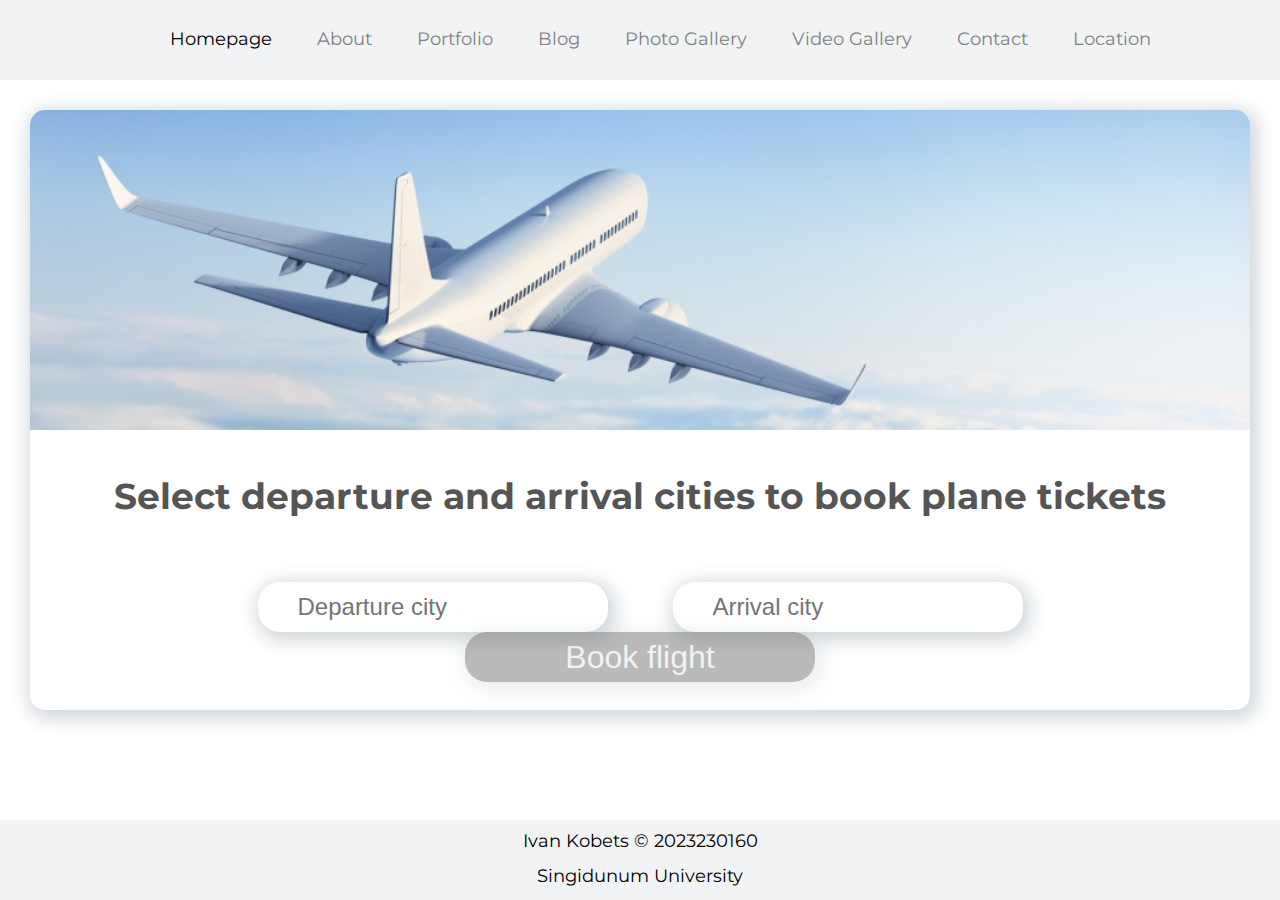
<file: html/index.html>
<!DOCTYPE html>
<html lang="en" dir="ltr">
    <head>
        <meta charset="utf-8">
        <title>Homepage | Flight Ticket Reservations for Tourist Destinations</title>
        <link rel="stylesheet" href="../css/master.css">
        <link href='https://fonts.googleapis.com/css?family=Montserrat' rel='stylesheet'>
        <script src="../js/validators.js"></script>
        <script src="../js/index.js"></script>
    </head>
    <body onload="load_cities()">
        <header>
            <nav class="navbar">
                <ul class="navbar-nav">
                    <li class="nav-item active">
                        <a class="nav-link" href="#">Homepage</a>
                    </li>
                    <li class="nav-item">
                        <a class="nav-link" href="about.html">About</a>
                    </li>
                    <li class="nav-item">
                        <a class="nav-link" href="portfolio.html">Portfolio</a>
                    </li>
                    <li class="nav-item">
                        <a class="nav-link" href="blog.html">Blog</a>
                    </li>
                    <li class="nav-item">
                        <a class="nav-link" href="photos.html">Photo Gallery</a>
                    </li>
                    <li class="nav-item">
                        <a class="nav-link" href="videos.html">Video Gallery</a>
                    </li>
                    <li class="nav-item">
                        <a class="nav-link" href="contact.html">Contact</a>
                    </li>
                    <li class="nav-item">
                        <a class="nav-link" href="location.html">Location</a>
                    </li>
                </ul>
            </nav>
        </header>
        <div class="wrapper flex-wrapper">
            <div class="box-block">
                <img src="../images/plane.jpeg" class="booking-image image-object-fit" alt="image">
                <h1 class="booking-h1">Select departure and arrival cities to book plane tickets</h1>
                <div class="booking-inline">
                    <div class="booking-inline-block">
                        <input list="city-datalist" class="block-input" id="departure_city" placeholder="Departure city" />
                    </div>
                    <div class="booking-inline-block">
                        <input list="city-datalist" class="block-input" id="arrival_city" placeholder="Arrival city" />
                    </div>
                    <div class="booking-inline-block">
                        <button class="block-button button-disabled" type="submit" id="flight_button" onclick="show_personal_data_popup()" disabled >Book flight</button>
                    </div>
                    <datalist id="city-datalist"></datalist>
                </div>
            </div>
            <div class="form popup" id="popup_success">
                <p class="from-center-text success-text">Thank you for the completed information. We will take into account all your preferences during the day, book several flights for you and send them to you by email, all you have to do is select the one you are interested in and pay for it. Reservations are valid for 48 hours until payment is made.</p>
                <button type="submit" class="block-button popup-button-margin" onclick="hide_success_popup()">OK</button>
            </div>
            <div class="form popup" id="popup_prefer_place">
                <p class="from-center-text">Last step: tell us about your seat preferences</p>
                <p>Preference for finding a row</p>
                <select class="block-select" id="popup_row_in_plane">
                    <option value=""></option>
                    <option value="front">At the front</option>
                    <option value="middle">In the middle</option>
                    <option value="end">At the end</option>
                    <option value="no_matter">No matter</option>
                </select>
                <p>Preference for side in a row</p>
                <select class="block-select" id="popup_side_in_row">
                    <option value=""></option>
                    <option value="left">At the left side</option>
                    <option value="right">In the right side</option>
                    <option value="no_matter">No matter</option>
                </select>
                <p>Preference for place in a row</p>
                <select class="block-select" id="popup_seat_in_row">
                    <option value=""></option>
                    <option value="window">Near the window</option>
                    <option value="middle">In the middle</option>
                    <option value="passage">By the passage</option>
                    <option value="no_matter">No matter</option>
                </select>
                <button type="submit" class="block-button popup-button-margin button-disabled block-button-right" id="send_prefer_place_button" onclick="hide_prefer_place_popup()" disabled >Reserve</button>
                <button type="submit" class="block-button popup-button-margin block-button-left" onclick="return_to_document_data()">Back</button>
            </div>
            <div class="form popup" id="popup_document_data">
                <p class="from-center-text">Please fill in the information about your flight document</p>
                <p>Document type</p>
                <select class="block-select" id="popup_document_type" name="fruits">
                    <option value=""></option>
                    <option value="passport">Passport</option>
                    <option value="id_card">National ID Card</option>
                </select>
                <p>Document number</p>
                <input type="number" class="block-input" id="popup_document_number" >
                <p>Document date of expire</p>
                <input type="date" class="block-input" id="popup_date_of_expire" >
                <p>Citizenship</p>
                <select class="block-select" id="popup_citizenship">
                    <option value=""></option>
                </select>
                <button type="submit" class="block-button popup-button-margin button-disabled block-button-right" id="send_document_data_button" onclick="hide_document_data_popup()">Next step</button>
                <button type="submit" class="block-button popup-button-margin block-button-left" onclick="return_to_personal_data()">Back</button>
            </div>
            <div class="form popup" id="popup_personal_data">
                <p class="from-center-text">Just a little time left and you will book your flight. Fill in your information</p>
                <p>Full name</p>
                <input class="block-input" id="popup_full_name" placeholder="Ivan Ivanov" >
                <p>Date of birth</p>
                <input type="date" class="block-input" id="popup_date_birth" >
                <p>International phone number (without +)</p>
                <input type="number" class="block-input" id="popup_number" placeholder="381012345678" >
                <p>Email</p>
                <input type="text" class="block-input" id="popup_email" placeholder="email@example.com" >
                <button type="submit" class="block-button popup-button-margin button-disabled block-button-right" id="send_personal_data_button" onclick="hide_personal_data_popup()" disabled>Next step</button>
                <button type="submit" class="block-button popup-button-margin block-button-left" onclick="return_to_booking()">Back</button>
            </div>
        </div>
        <footer>
            <p class="footer-name">Ivan Kobets &copy 2023230160</p>
            <p class="footer-university">Singidunum University</p>
        </footer>
    </body>
</html>
</file>
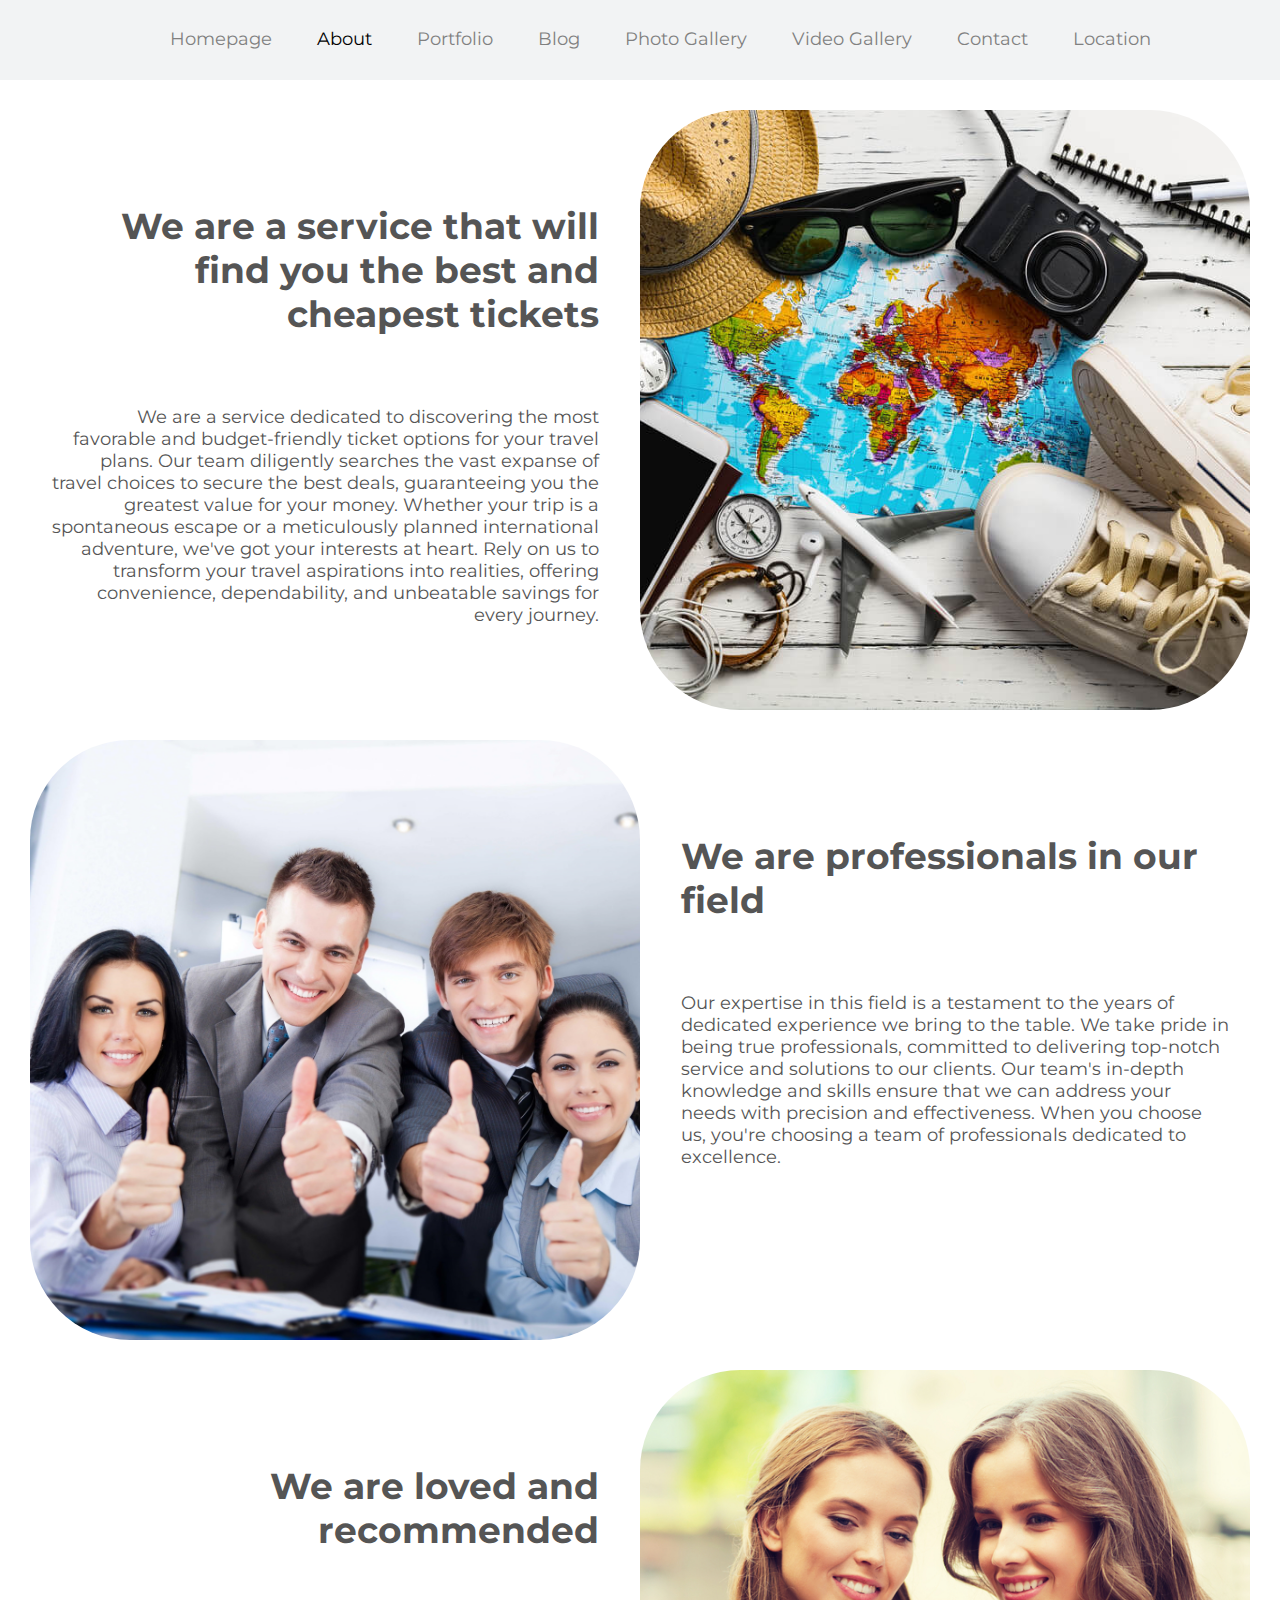
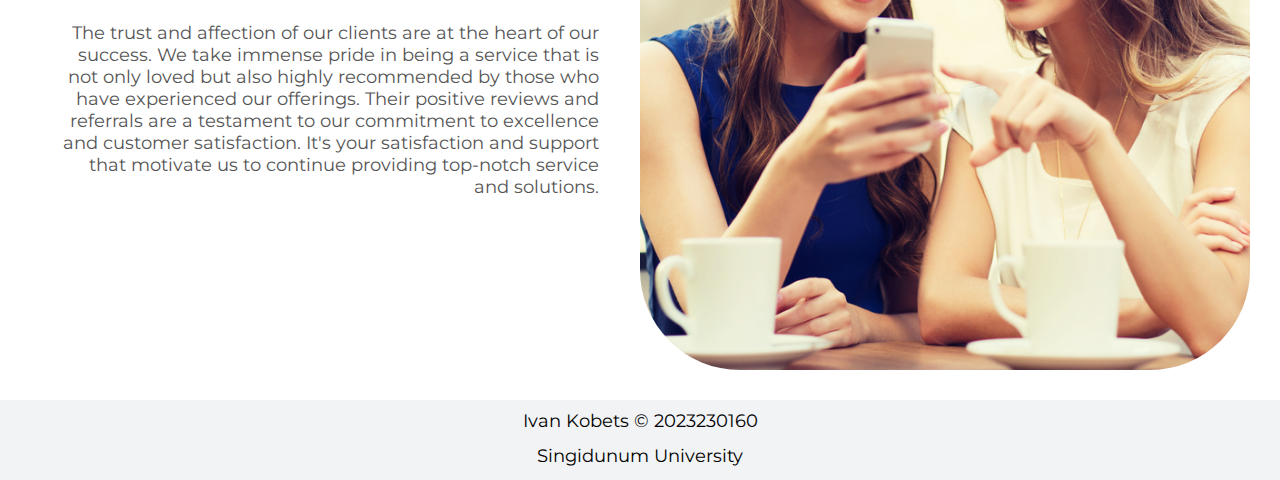
<file: html/about.html>
<!DOCTYPE html>
<html lang="en" dir="ltr">
    <head>
        <meta charset="utf-8">
        <title>About us | Flight Ticket Reservations for Tourist Destinations</title>
        <link rel="stylesheet" href="../css/master.css">
        <link href='https://fonts.googleapis.com/css?family=Montserrat' rel='stylesheet'>
    </head>
    <body>
        <header>
            <nav class="navbar">
                <ul class="navbar-nav">
                    <li class="nav-item">
                        <a class="nav-link" href="index.html">Homepage</a>
                    </li>
                    <li class="nav-item active">
                        <a class="nav-link" href="#">About</a>
                    </li>
                    <li class="nav-item">
                        <a class="nav-link" href="portfolio.html">Portfolio</a>
                    </li>
                    <li class="nav-item">
                        <a class="nav-link" href="blog.html">Blog</a>
                    </li>
                    <li class="nav-item">
                        <a class="nav-link" href="photos.html">Photo Gallery</a>
                    </li>
                    <li class="nav-item">
                        <a class="nav-link" href="videos.html">Video Gallery</a>
                    </li>
                    <li class="nav-item">
                        <a class="nav-link" href="contact.html">Contact</a>
                    </li>
                    <li class="nav-item">
                        <a class="nav-link" href="location.html">Location</a>
                    </li>
                </ul>
            </nav>
        </header>
        <div class="wrapper">
            <div class="no-box-block">
                <div class="block-half-left">
                    <h1 class="block-h1 align-right">We are a service that will find you the best and cheapest tickets</h1>
                    <p class="align-right">We are a service dedicated to discovering the most favorable and budget-friendly ticket options for your travel plans. Our team diligently searches the vast expanse of travel choices to secure the best deals, guaranteeing you the greatest value for your money. Whether your trip is a spontaneous escape or a meticulously planned international adventure, we've got your interests at heart. Rely on us to transform your travel aspirations into realities, offering convenience, dependability, and unbeatable savings for every journey.</p>
                </div>
                <div class="block-media-half-right">
                    <img src="../images/about-1.jpeg" class="protfolio-about-image image-object-fit"></img>
                </div>
            </div>

            <div class="no-box-block">
                <div class="block-half-right">
                    <h1 class="block-h1 align-left">We are professionals in our field</h1>
                    <p class="align-left">Our expertise in this field is a testament to the years of dedicated experience we bring to the table. We take pride in being true professionals, committed to delivering top-notch service and solutions to our clients. Our team's in-depth knowledge and skills ensure that we can address your needs with precision and effectiveness. When you choose us, you're choosing a team of professionals dedicated to excellence.</p>
                </div>
                <div class="block-media-half-left">
                    <img src="../images/about-2.jpeg" class="protfolio-about-image image-object-fit"></img>
                </div>
            </div>

            <div class="no-box-block">
                <div class="block-half-left">
                    <h1 class="block-h1 align-right">We are loved and recommended</h1>
                    <p class="align-right">The trust and affection of our clients are at the heart of our success. We take immense pride in being a service that is not only loved but also highly recommended by those who have experienced our offerings. Their positive reviews and referrals are a testament to our commitment to excellence and customer satisfaction. It's your satisfaction and support that motivate us to continue providing top-notch service and solutions.</p>
                </div>
                <div class="block-media-half-right">
                    <img src="../images/about-3.jpeg" class="protfolio-about-image image-object-fit"></img>
                </div>
            </div>

        </div>
        <footer>
            <p class="footer-name">Ivan Kobets &copy 2023230160</p>
            <p class="footer-university">Singidunum University</p>
        </footer>
    </body>
</html>
</file>
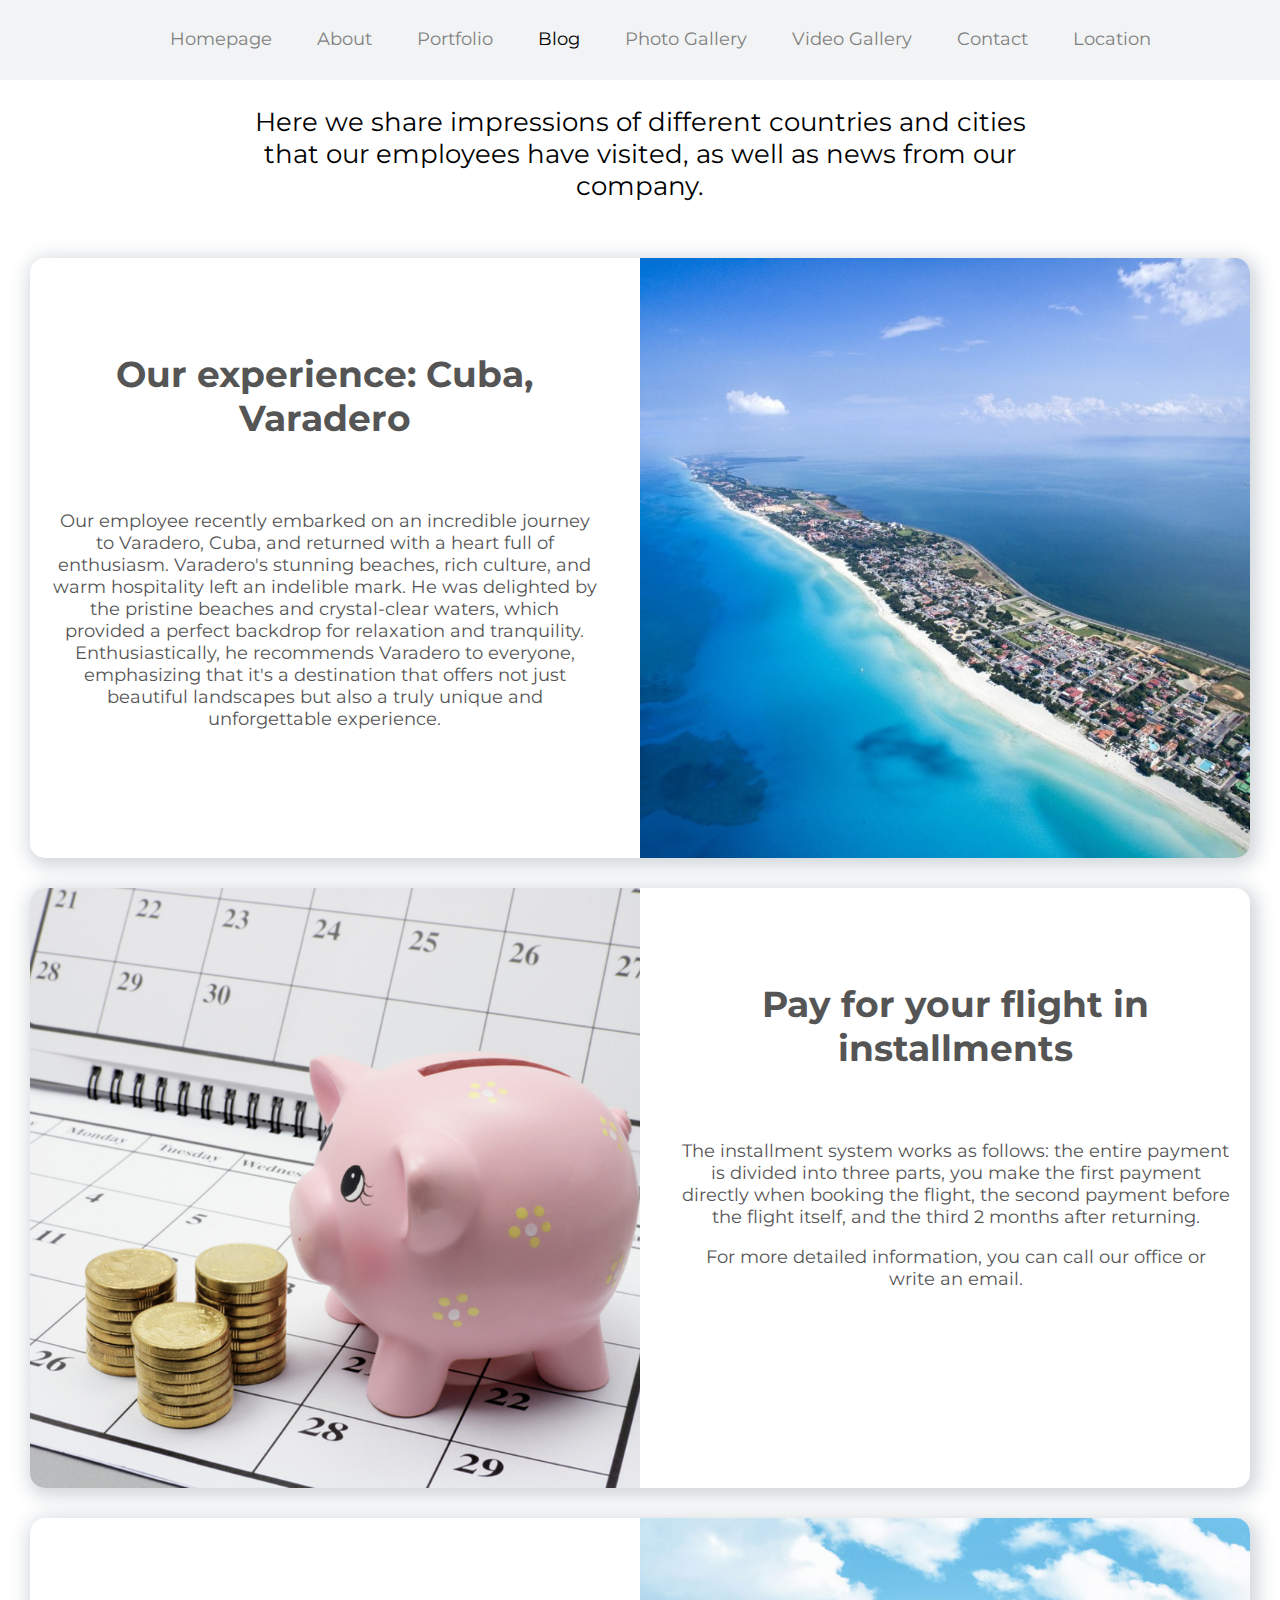
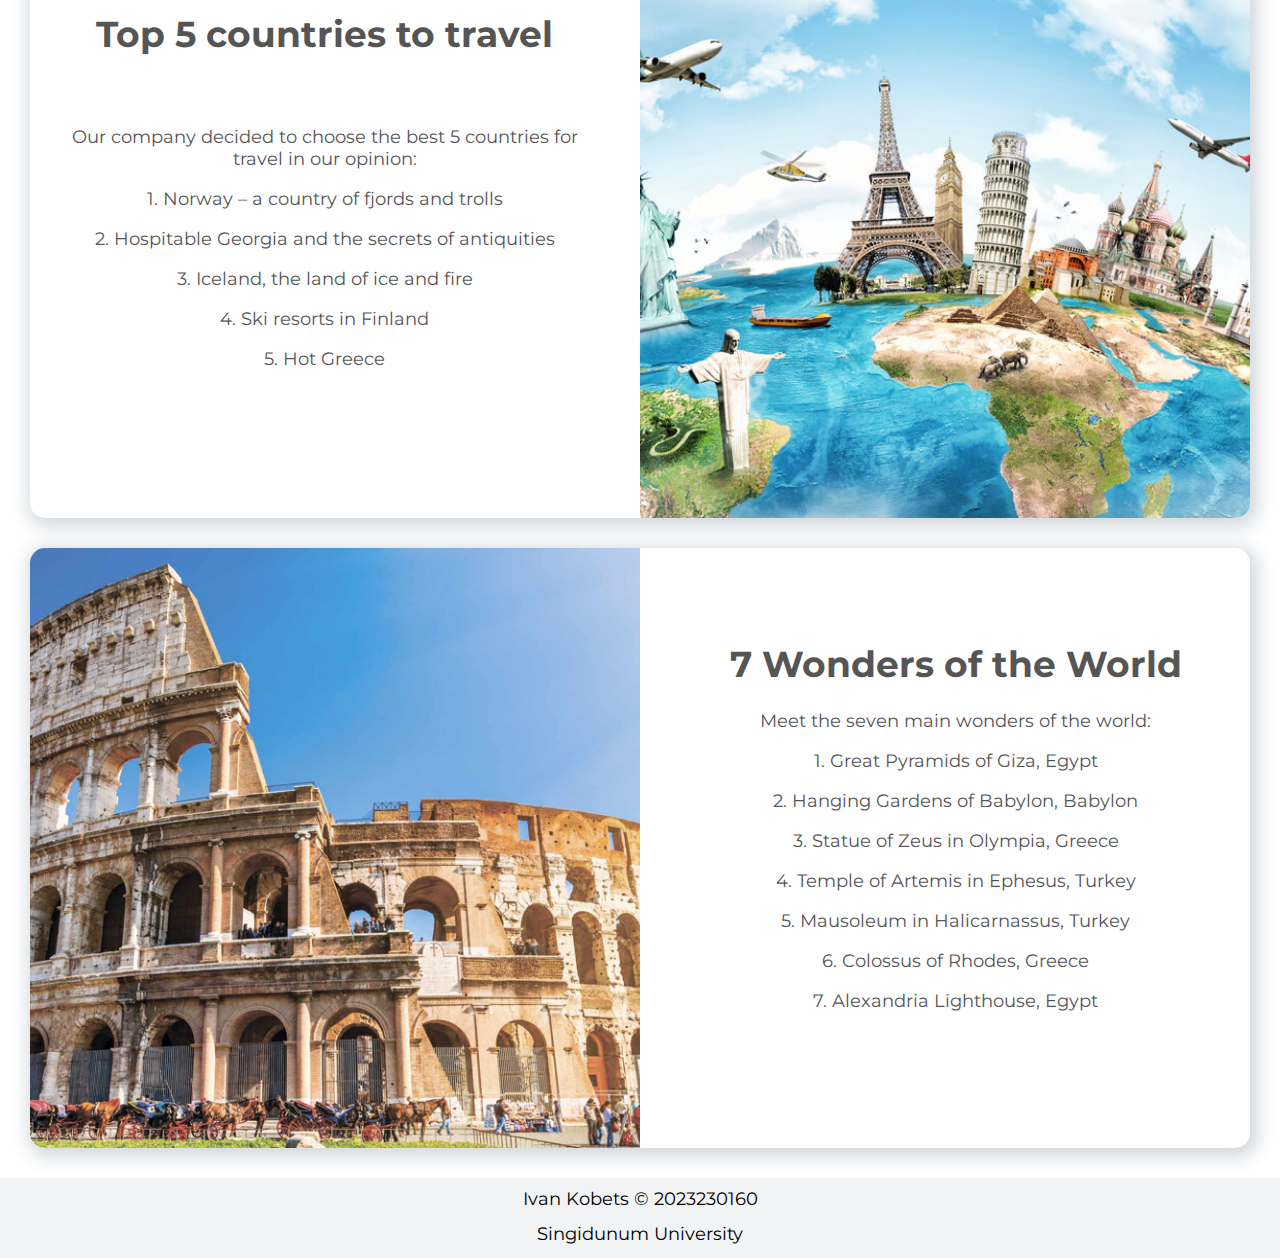
<file: html/blog.html>
<!DOCTYPE html>
<html lang="en" dir="ltr">
    <head>
        <meta charset="utf-8">
        <title>Blog | Flight Ticket Reservations for Tourist Destinations</title>
        <link rel="stylesheet" href="../css/master.css">
        <link href='https://fonts.googleapis.com/css?family=Montserrat' rel='stylesheet'>
    </head>
    <body>
        <header>
            <nav class="navbar">
                <ul class="navbar-nav">
                    <li class="nav-item">
                        <a class="nav-link" href="index.html">Homepage</a>
                    </li>
                    <li class="nav-item">
                        <a class="nav-link" href="about.html">About</a>
                    </li>
                    <li class="nav-item">
                        <a class="nav-link" href="portfolio.html">Portfolio</a>
                    </li>
                    <li class="nav-item active">
                        <a class="nav-link" href="#">Blog</a>
                    </li>
                    <li class="nav-item">
                        <a class="nav-link" href="photos.html">Photo Gallery</a>
                    </li>
                    <li class="nav-item">
                        <a class="nav-link" href="videos.html">Video Gallery</a>
                    </li>
                    <li class="nav-item">
                        <a class="nav-link" href="contact.html">Contact</a>
                    </li>
                    <li class="nav-item">
                        <a class="nav-link" href="location.html">Location</a>
                    </li>
                </ul>
            </nav>
        </header>
        <p class="upper-text">Here we share impressions of different countries and cities that our employees have visited, as well as news from our company.</p>
        <div class="wrapper">
            <div class="box-block">
                <div class="block-half-left">
                    <h1 class="block-h1">Our experience: Cuba, Varadero</h1>
                    <p class="align-center">Our employee recently embarked on an incredible journey to Varadero, Cuba, and returned with a heart full of enthusiasm. Varadero's stunning beaches, rich culture, and warm hospitality left an indelible mark. He was delighted by the pristine beaches and crystal-clear waters, which provided a perfect backdrop for relaxation and tranquility. Enthusiastically, he recommends Varadero to everyone, emphasizing that it's a destination that offers not just beautiful landscapes but also a truly unique and unforgettable experience.</p>
                </div>
                <div class="block-media-half-right">
                    <img src="../images/cuba-varadero.jpeg" class="media-container-right image-object-fit"></img>
                </div>
            </div>
            <div class="box-block">
                <div class="block-half-right">
                    <h1 class="block-h1">Pay for your flight in installments</h1>
                    <p class="align-center">The installment system works as follows: the entire payment is divided into three parts, you make the first payment directly when booking the flight, the second payment before the flight itself, and the third 2 months after returning.</p>
                    <p class="align-center">For more detailed information, you can call our office or write an email.</p>
                </div>
                <div class="block-media-half-left">
                    <img src="../images/installments.jpeg" class="media-container-left image-object-fit"></img>
                </div>
            </div>
            <div class="box-block">
                <div class="block-half-left">
                    <h1 class="block-h1">Top 5 countries to travel</h1>
                    <p class="align-center">Our company decided to choose the best 5 countries for travel in our opinion:</p>
                    <p class="align-center">1. Norway – a country of fjords and trolls</p>
                    <p class="align-center">2. Hospitable Georgia and the secrets of antiquities</p>
                    <p class="align-center">3. Iceland, the land of ice and fire</p>
                    <p class="align-center">4. Ski resorts in Finland</p>
                    <p class="align-center">5. Hot Greece</p>
                </div>
                <div class="block-media-half-right">
                    <img src="../images/blog3.jpeg" class="media-container-right image-object-fit"></img>
                </div>
            </div>
            <div class="box-block">
                <div class="block-half-right">
                    <h1 class="country-h1">7 Wonders of the World</h1>
                    <p class="align-center">Meet the seven main wonders of the world:</p>
                    <p class="align-center">1. Great Pyramids of Giza, Egypt</p>
                    <p class="align-center">2. Hanging Gardens of Babylon, Babylon</p>
                    <p class="align-center">3. Statue of Zeus in Olympia, Greece</p>
                    <p class="align-center">4. Temple of Artemis in Ephesus, Turkey</p>
                    <p class="align-center">5. Mausoleum in Halicarnassus, Turkey</p>
                    <p class="align-center">6. Colossus of Rhodes, Greece</p>
                    <p class="align-center">7. Alexandria Lighthouse, Egypt</p>
                </div>
                <div class="block-media-half-left">
                    <img src="../images/blog4.jpeg" class="media-container-left image-object-fit"></img>
                </div>
            </div>
        </div>
        <footer>
            <p class="footer-name">Ivan Kobets &copy 2023230160</p>
            <p class="footer-university">Singidunum University</p>
        </footer>
    </body>
</html>
</file>
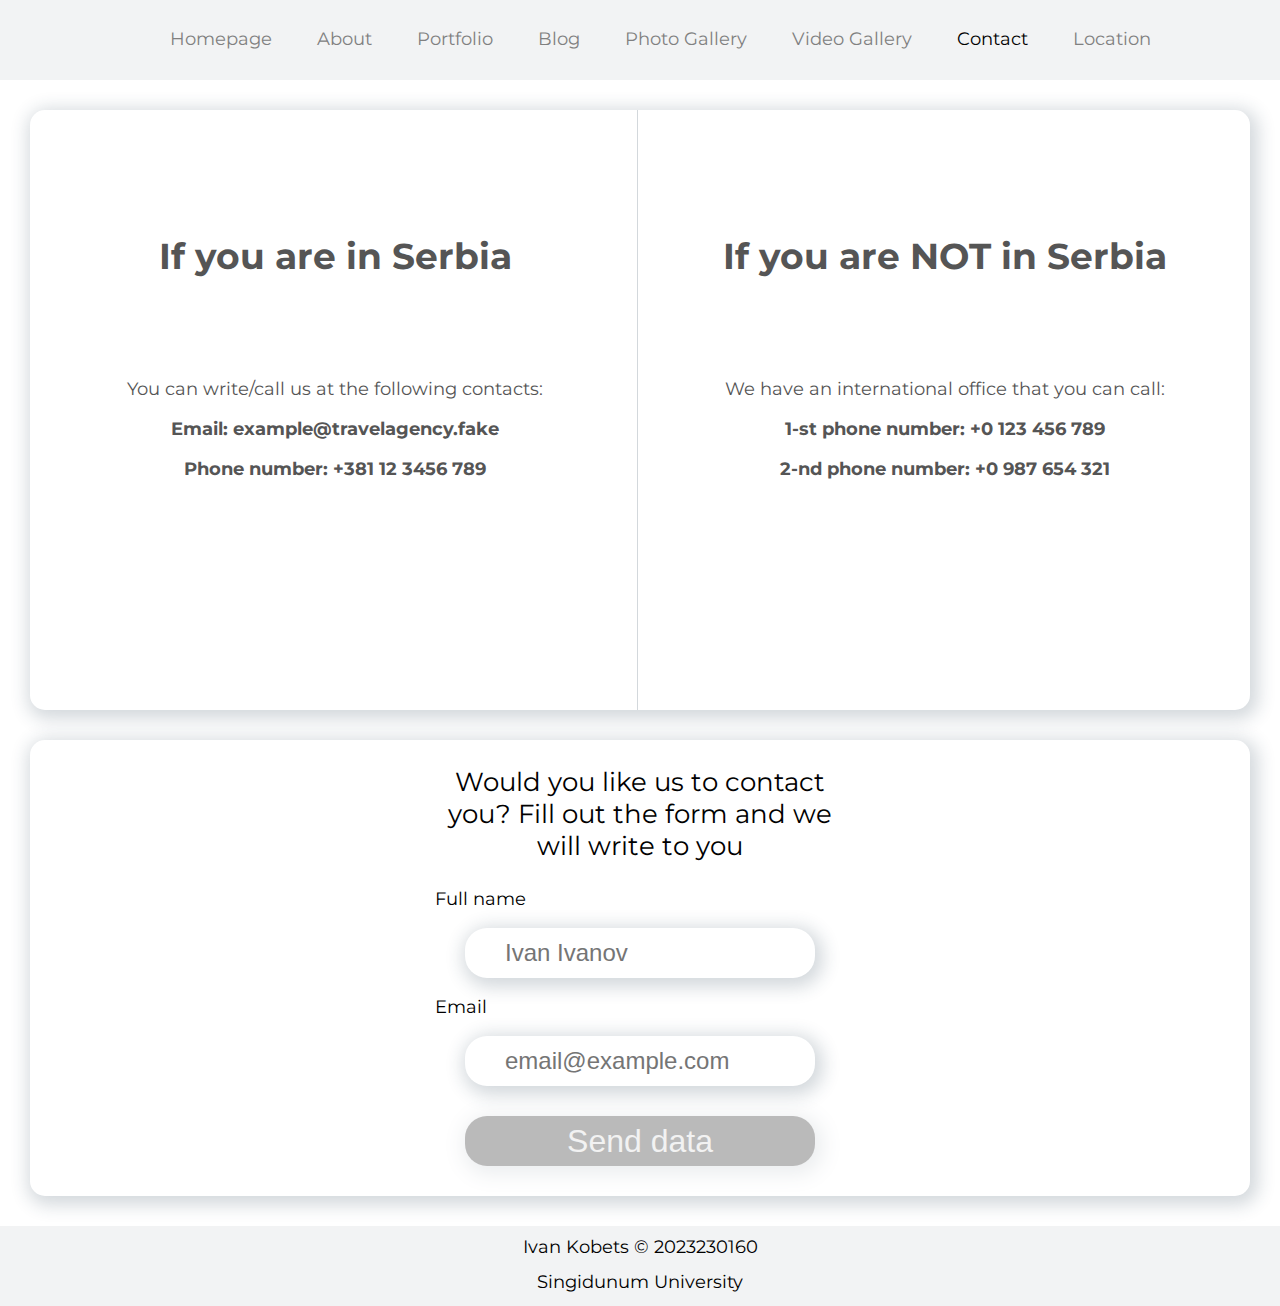
<file: html/contact.html>
<!DOCTYPE html>
<html lang="en" dir="ltr">
    <head>
        <meta charset="utf-8">
        <title>Contact | Flight Ticket Reservations for Tourist Destinations</title>
        <link rel="stylesheet" href="../css/master.css">
        <link href='https://fonts.googleapis.com/css?family=Montserrat' rel='stylesheet'>
        <script src="../js/validators.js"></script>
        <script src="../js/contact.js"></script>
    </head>
    <body>
        <header>
            <nav class="navbar">
                <ul class="navbar-nav">
                    <li class="nav-item">
                        <a class="nav-link" href="index.html">Homepage</a>
                    </li>
                    <li class="nav-item">
                        <a class="nav-link" href="about.html">About</a>
                    </li>
                    <li class="nav-item">
                        <a class="nav-link" href="portfolio.html">Portfolio</a>
                    </li>
                    <li class="nav-item">
                        <a class="nav-link" href="blog.html">Blog</a>
                    </li>
                    <li class="nav-item">
                        <a class="nav-link" href="photos.html">Photo Gallery</a>
                    </li>
                    <li class="nav-item">
                        <a class="nav-link" href="videos.html">Video Gallery</a>
                    </li>
                    <li class="nav-item active">
                        <a class="nav-link" href="#">Contact</a>
                    </li>
                    <li class="nav-item">
                        <a class="nav-link" href="location.html">Location</a>
                    </li>
                </ul>
            </nav>
        </header>
        <div class="wrapper">
            <div class="box-block">
                <div class="contact-block contact-right-border">
                    <h1 class="contact-h1">If you are in Serbia</h1>
                    <p>You can write/call us at the following contacts: </p>
                    <p class="contact-data">Email: example@travelagency.fake</p>
                    <p class="contact-data">Phone number: +381 12 3456 789</p>
                </div>
                <div class="contact-block contact-left-border">
                    <h1 class="contact-h1">If you are NOT in Serbia</h1>
                    <p>We have an international office that you can call:</p>
                    <p class="contact-data">1-st phone number: +0 123 456 789</p>
                    <p class="contact-data">2-nd phone number: +0 987 654 321</p>
                </div>
            </div>
        </div>
        <div class="form center-form ">
            <p class="from-center-text">Would you like us to contact you? Fill out the form and we will write to you</p>
            <p>Full name</p>
            <input class="block-input" id="contact_full_name" placeholder="Ivan Ivanov" >
            <p>Email</p>
            <input type="text" class="block-input" id="contact_email" placeholder="email@example.com" >
            <button type="submit" class="block-button popup-button-margin button-disabled" id="send_contact_button" onclick="show_success_popup()" disabled>Send data</button>
        </div>
        <div class="form popup" id="popup_success">
            <p class="from-center-text success-text">Thank you for filling out the form, we will contact you shortly.</p>
            <button type="submit" class="block-button popup-button-margin" onclick="hide_success_popup()">OK</button>
        </div>
        <footer>
            <p class="footer-name">Ivan Kobets &copy 2023230160</p>
            <p class="footer-university">Singidunum University</p>
        </footer>
    </body>
</html>
</file>
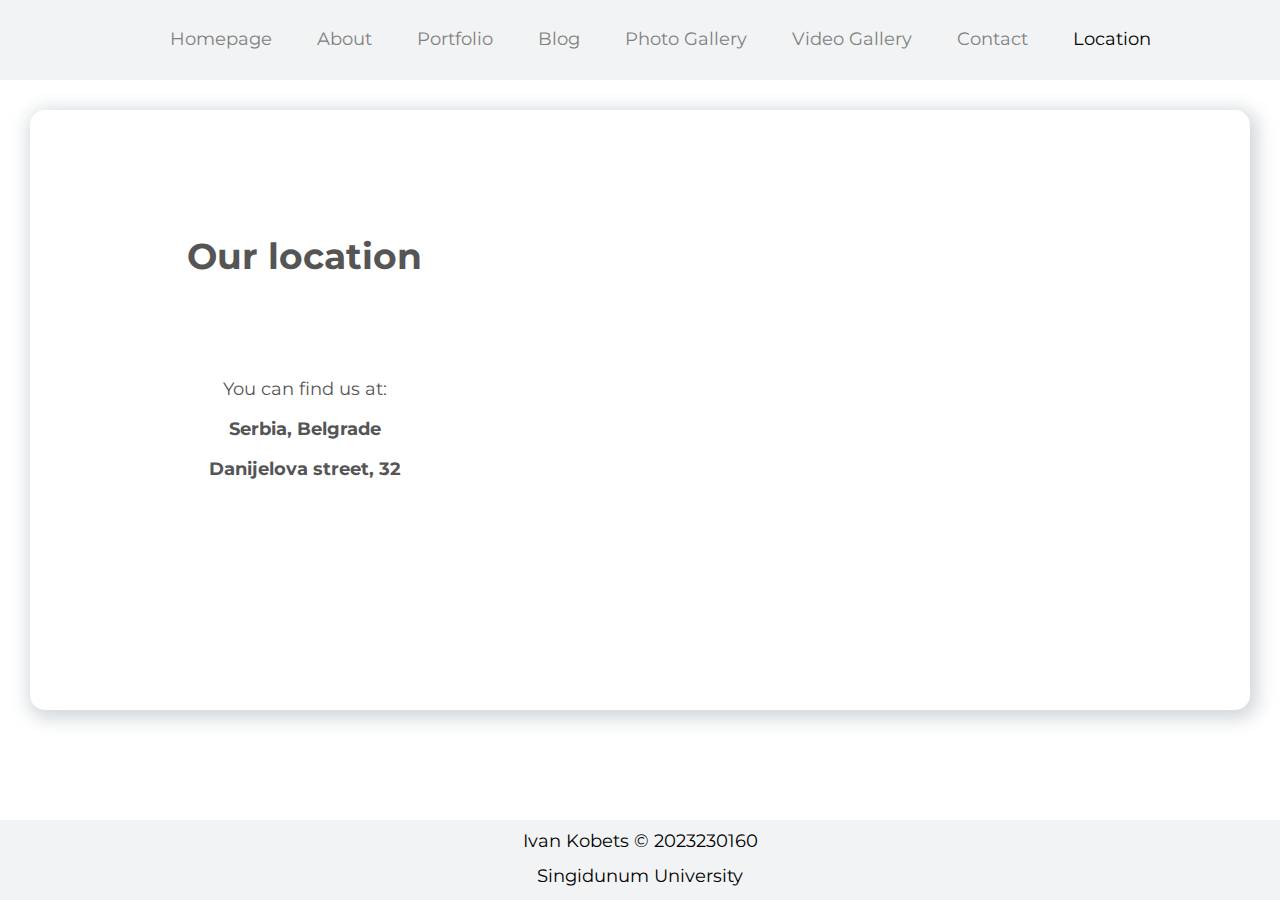
<file: html/location.html>
<!DOCTYPE html>
<html lang="en" dir="ltr">
    <head>
        <meta charset="utf-8">
        <title>Location | Flight Ticket Reservations for Tourist Destinations</title>
        <link rel="stylesheet" href="../css/master.css">
        <link href='https://fonts.googleapis.com/css?family=Montserrat' rel='stylesheet'>
    </head>
    <body>
        <header>
            <nav class="navbar">
                <ul class="navbar-nav">
                    <li class="nav-item">
                        <a class="nav-link" href="index.html">Homepage</a>
                    </li>
                    <li class="nav-item">
                        <a class="nav-link" href="about.html">About</a>
                    </li>
                    <li class="nav-item">
                        <a class="nav-link" href="portfolio.html">Portfolio</a>
                    </li>
                    <li class="nav-item">
                        <a class="nav-link" href="blog.html">Blog</a>
                    </li>
                    <li class="nav-item">
                        <a class="nav-link" href="photos.html">Photo Gallery</a>
                    </li>
                    <li class="nav-item">
                        <a class="nav-link" href="videos.html">Video Gallery</a>
                    </li>
                    <li class="nav-item">
                        <a class="nav-link" href="contact.html">Contact</a>
                    </li>
                    <li class="nav-item active">
                        <a class="nav-link" href="#">Location</a>
                    </li>
                </ul>
            </nav>
        </header>
        <div class="wrapper">
            <div class="box-block">
                <div class="location-description">
                    <h1 class="location-h1">Our location</h1>
                    <p>You can find us at:</p>
                    <p class="location-address">Serbia, Belgrade</p>
                    <p class="location-address">Danijelova street, 32</p>
                </div>
                <div class="location-map">
                    <iframe class="location-iframe" src="https://www.google.com/maps/embed?pb=!1m18!1m12!1m3!1d2831.934179770519!2d20.47418799247198!3d44.78214719647984!2m3!1f0!2f0!3f0!3m2!1i1024!2i768!4f13.1!3m3!1m2!1s0x475a70675616a667%3A0x31457a4b1766e54a!2sUniverzitet%20Singidunum!5e0!3m2!1sru!2srs!4v1697889396741!5m2!1sru!2srs" allowfullscreen="" loading="lazy" referrerpolicy="no-referrer-when-downgrade"></iframe>
                </div>
            </div>
        </div>
        <footer>
            <p class="footer-name">Ivan Kobets &copy 2023230160</p>
            <p class="footer-university">Singidunum University</p>
        </footer>
    </body>
</html>
</file>
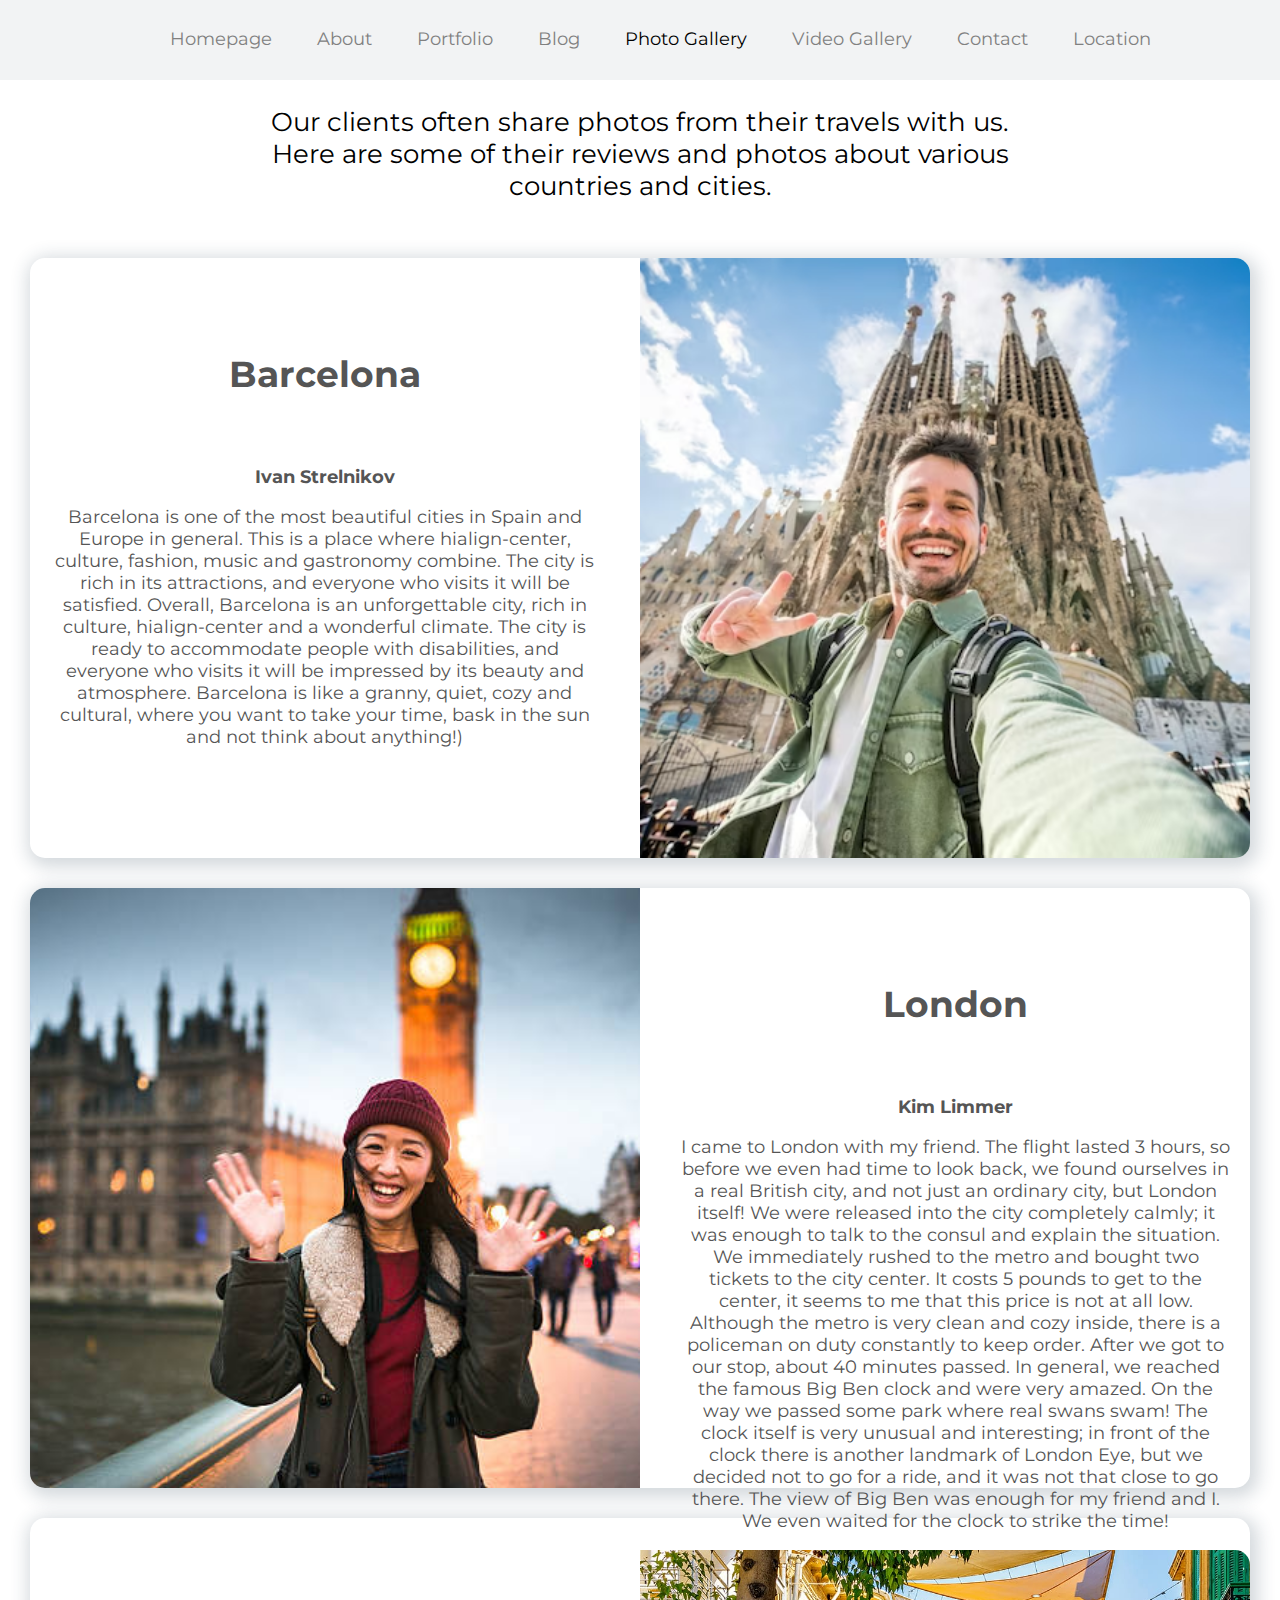
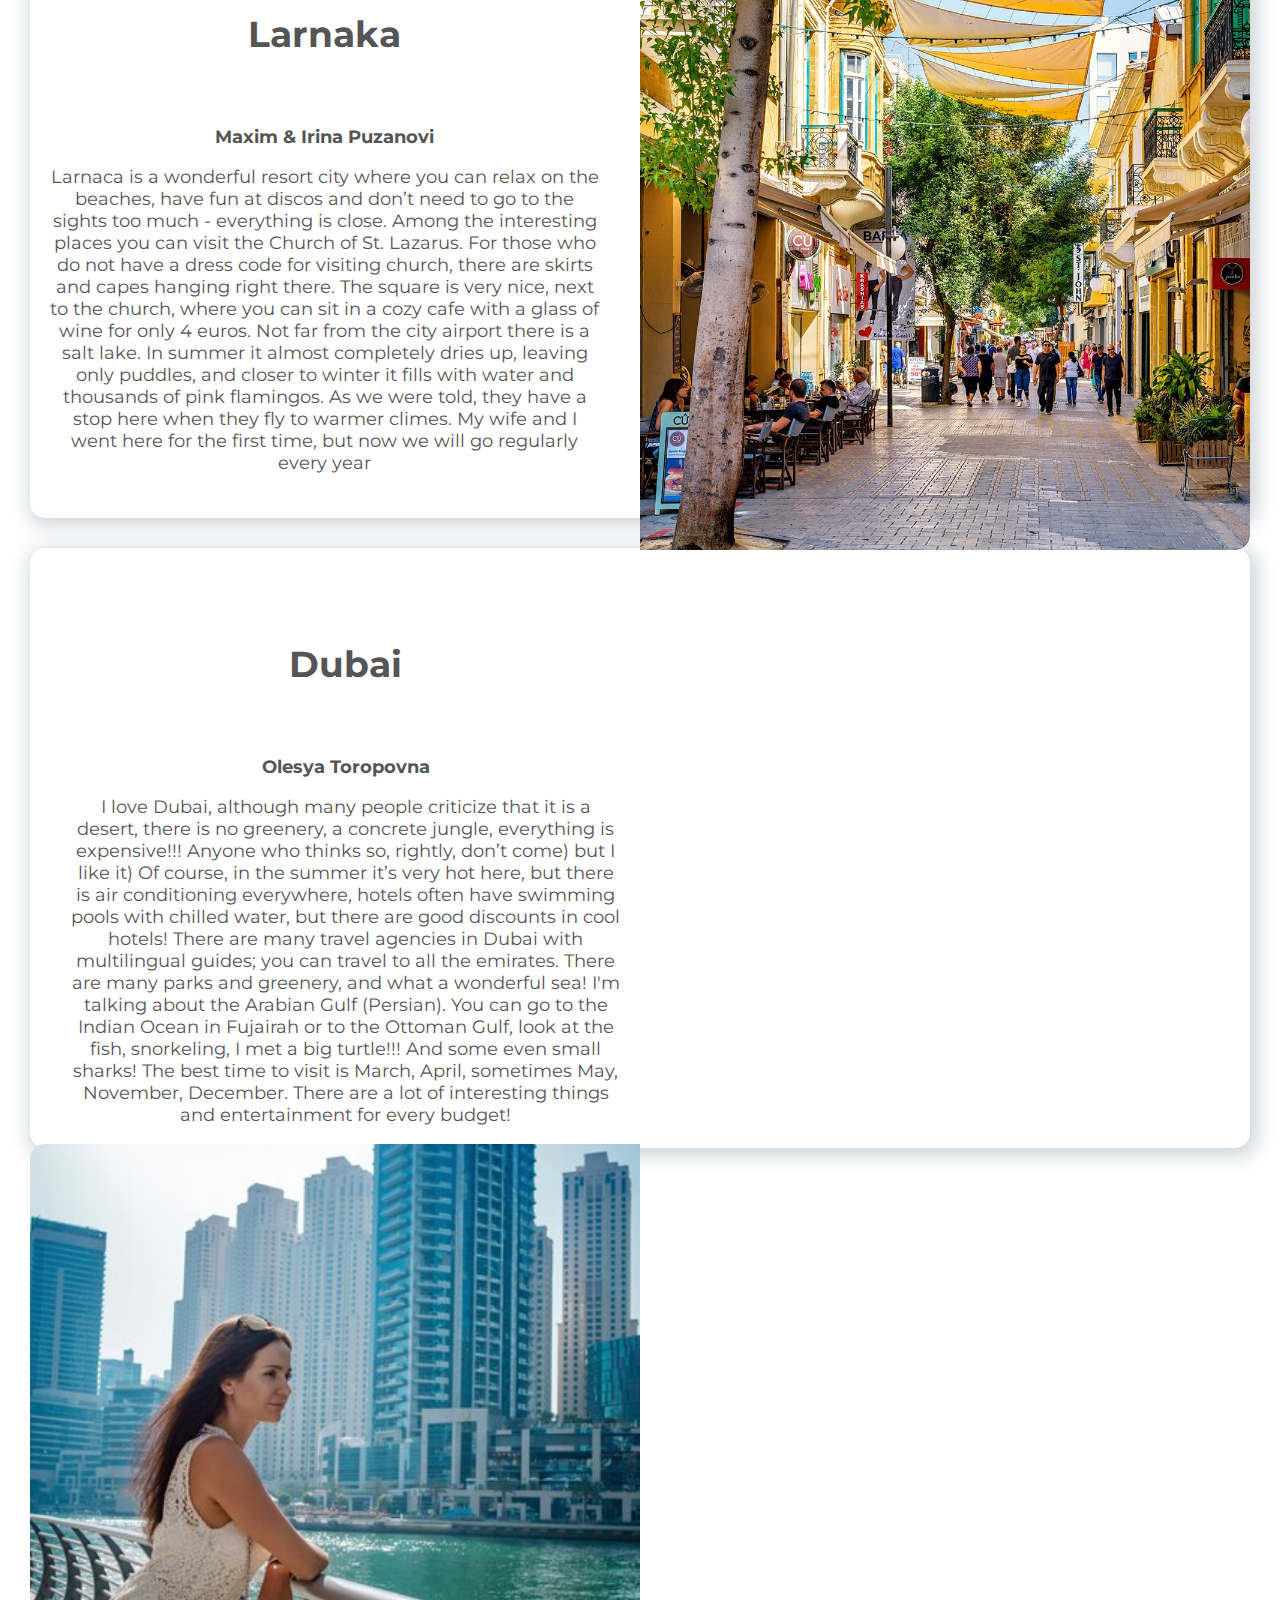
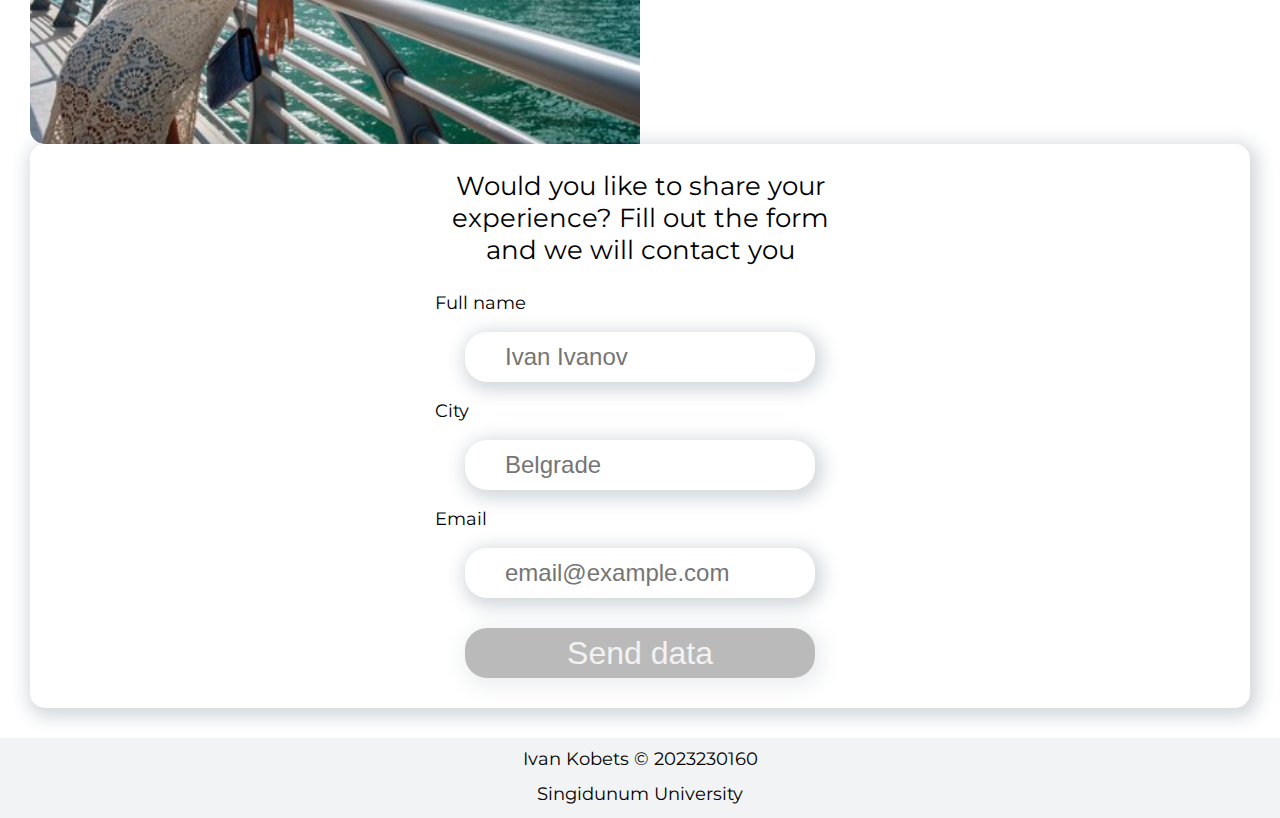
<file: html/photos.html>
<!DOCTYPE html>
<html lang="en" dir="ltr">
    <head>
        <meta charset="utf-8">
        <title>Photo Gallery | Flight Ticket Reservations for Tourist Destinations</title>
        <link rel="stylesheet" href="../css/master.css">
        <link href='https://fonts.googleapis.com/css?family=Montserrat' rel='stylesheet'>
        <script src="../js/validators.js"></script>
        <script src="../js/photos.js"></script>
    </head>
    <body onload="load_cities()">
        <header>
            <nav class="navbar">
                <ul class="navbar-nav">
                    <li class="nav-item">
                        <a class="nav-link" href="index.html">Homepage</a>
                    </li>
                    <li class="nav-item">
                        <a class="nav-link" href="about.html">About</a>
                    </li>
                    <li class="nav-item">
                        <a class="nav-link" href="portfolio.html">Portfolio</a>
                    </li>
                    <li class="nav-item">
                        <a class="nav-link" href="blog.html">Blog</a>
                    </li>
                    <li class="nav-item active">
                        <a class="nav-link" href="photos.html">Photo Gallery</a>
                    </li>
                    <li class="nav-item">
                        <a class="nav-link" href="videos.html">Video Gallery</a>
                    </li>
                    <li class="nav-item">
                        <a class="nav-link" href="contact.html">Contact</a>
                    </li>
                    <li class="nav-item">
                        <a class="nav-link" href="location.html">Location</a>
                    </li>
                </ul>
            </nav>
        </header>
        <p class="upper-text">Our clients often share photos from their travels with us. Here are some of their reviews and photos about various countries and cities.</p>
        <div class="wrapper">
            <div class="box-block">
                <div class="block-half-left">
                    <h1 class="block-h1">Barcelona</h1>
                    <p class="author-name">Ivan Strelnikov</p>
                    <p class="align-center">Barcelona is one of the most beautiful cities in Spain and Europe in general. This is a place where hialign-center, culture, fashion, music and gastronomy combine. The city is rich in its attractions, and everyone who visits it will be satisfied. Overall, Barcelona is an unforgettable city, rich in culture, hialign-center and a wonderful climate. The city is ready to accommodate people with disabilities, and everyone who visits it will be impressed by its beauty and atmosphere. Barcelona is like a granny, quiet, cozy and cultural, where you want to take your time, bask in the sun and not think about anything!)</p>
                </div>
                <div class="block-media-half-right">
                    <img src="../images/b1.avif" class="media-container-right image-object-fit"></img>
                </div>
            </div>
            <div class="box-block">
                <div class="block-half-right">
                    <h1 class="block-h1">London</h1>
                    <p class="author-name">Kim Limmer</p>
                    <p class="align-center">I came to London with my friend. The flight lasted 3 hours, so before we even had time to look back, we found ourselves in a real British city, and not just an ordinary city, but London itself! We were released into the city completely calmly; it was enough to talk to the consul and explain the situation. We immediately rushed to the metro and bought two tickets to the city center. It costs 5 pounds to get to the center, it seems to me that this price is not at all low. Although the metro is very clean and cozy inside, there is a policeman on duty constantly to keep order. After we got to our stop, about 40 minutes passed. In general, we reached the famous Big Ben clock and were very amazed. On the way we passed some park where real swans swam! The clock itself is very unusual and interesting; in front of the clock there is another landmark of London Eye, but we decided not to go for a ride, and it was not that close to go there. The view of Big Ben was enough for my friend and I. We even waited for the clock to strike the time!</p>
                </div>
                <div class="block-media-half-left">
                    <img src="../images/l2.jpeg" class="media-container-left image-object-fit"></img>
                </div>
            </div>
            <div class="box-block">
                <div class="block-half-left">
                    <h1 class="block-h1">Larnaka</h1>
                    <p class="author-name">Maxim & Irina Puzanovi</p>
                    <p class="align-center">Larnaca is a wonderful resort city where you can relax on the beaches, have fun at discos and don’t need to go to the sights too much - everything is close.
Among the interesting places you can visit the Church of St. Lazarus. For those who do not have a dress code for visiting church, there are skirts and capes hanging right there. The square is very nice, next to the church, where you can sit in a cozy cafe with a glass of wine for only 4 euros.
Not far from the city airport there is a salt lake. In summer it almost completely dries up, leaving only puddles, and closer to winter it fills with water and thousands of pink flamingos. As we were told, they have a stop here when they fly to warmer climes.
My wife and I went here for the first time, but now we will go regularly every year</p>
                </div>
                <div class="block-media-half-right">
                    <img src="../images/l3.jpeg" class="media-container-right image-object-fit"></img>
                </div>
            </div>
            <div class="box-block">
                <div class="block-half-right">
                    <h1 class="block-h1">Dubai</h1>
                    <p class="author-name">Olesya Toropovna</p>
                    <p class="align-center">I love Dubai, although many people criticize that it is a desert, there is no greenery, a concrete jungle, everything is expensive!!! Anyone who thinks so, rightly, don’t come) but I like it) Of course, in the summer it’s very hot here, but there is air conditioning everywhere, hotels often have swimming pools with chilled water, but there are good discounts in cool hotels! There are many travel agencies in Dubai with multilingual guides; you can travel to all the emirates. There are many parks and greenery, and what a wonderful sea! I'm talking about the Arabian Gulf (Persian). You can go to the Indian Ocean in Fujairah or to the Ottoman Gulf, look at the fish, snorkeling, I met a big turtle!!! And some even small sharks! The best time to visit is March, April, sometimes May, November, December. There are a lot of interesting things and entertainment for every budget!</p>
                </div>
                <div class="block-media-half-left">
                    <img src="../images/d4.jpeg" class="media-container-left image-object-fit"></img>
                </div>
            </div>
        </div>

        <div class="form center-form ">
            <p class="from-center-text">Would you like to share your experience? Fill out the form and we will contact you</p>
            <p>Full name</p>
            <input class="block-input" id="photos_full_name" placeholder="Ivan Ivanov" >
            <p>City</p>
            <input class="block-input" list="city-datalist" id="photos_city" placeholder="Belgrade" >
            <datalist id="city-datalist"></datalist>
            <p>Email</p>
            <input type="text" class="block-input" id="photos_email" placeholder="email@example.com" >
            <button type="submit" class="block-button popup-button-margin button-disabled" id="send_photos_button" onclick="show_success_popup()" disabled>Send data</button>
        </div>
        <div class="form popup" id="popup_success">
            <p class="from-center-text success-text">Thank you for filling out the form, we will contact you shortly.</p>
            <button type="submit" class="block-button popup-button-margin" onclick="hide_success_popup()">OK</button>
        </div>

        <footer>
            <p class="footer-name">Ivan Kobets &copy 2023230160</p>
            <p class="footer-university">Singidunum University</p>
        </footer>
    </body>
</html>
</file>
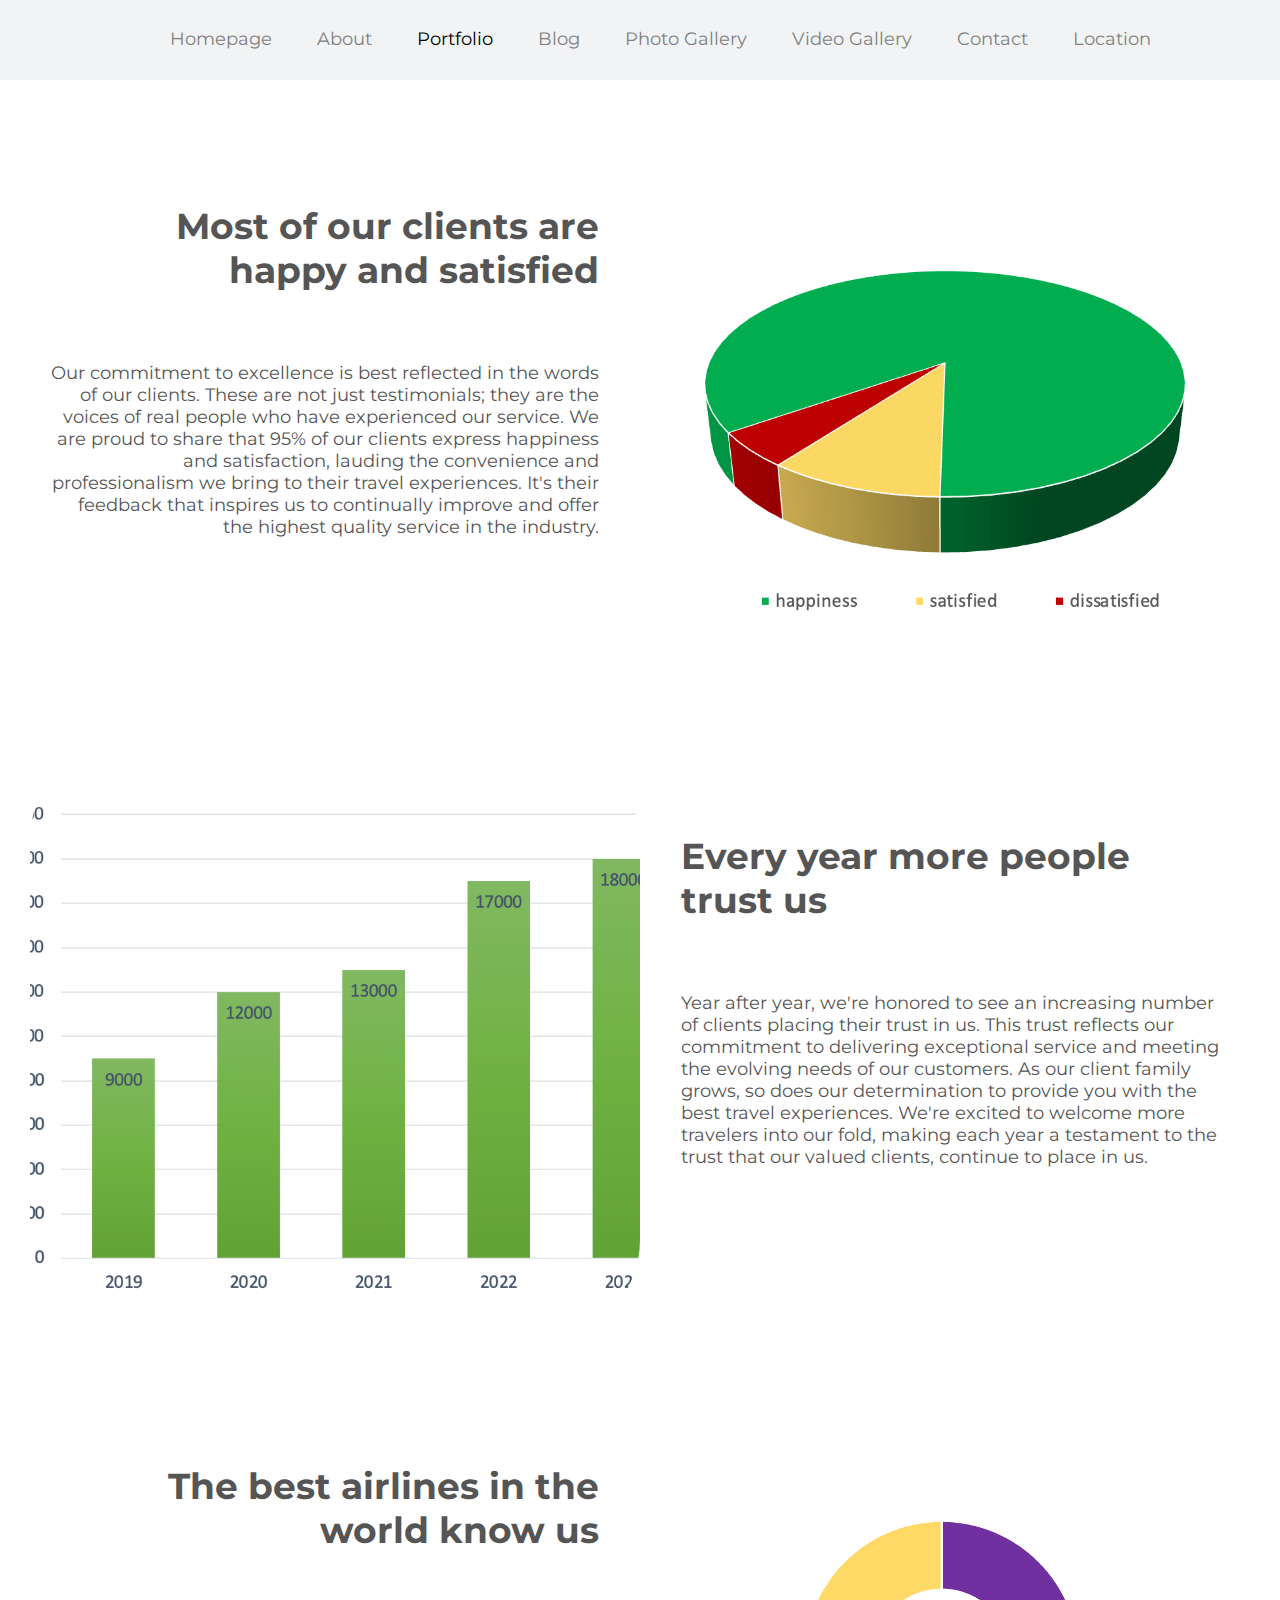
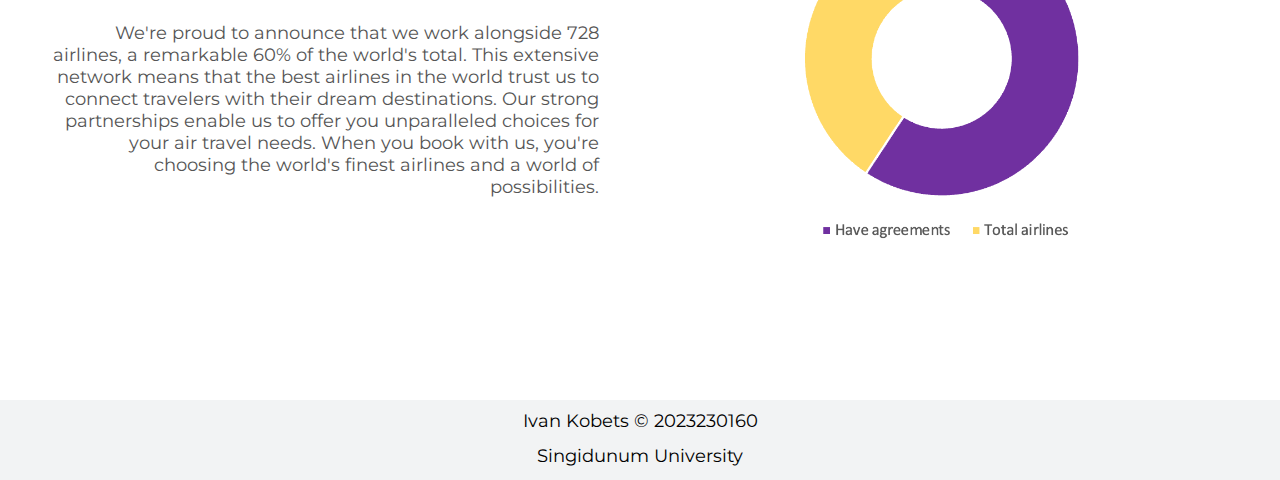
<file: html/portfolio.html>
<!DOCTYPE html>
<html lang="en" dir="ltr">
    <head>
        <meta charset="utf-8">
        <title>Portfolio | Flight Ticket Reservations for Tourist Destinations</title>
        <link rel="stylesheet" href="../css/master.css">
        <link href='https://fonts.googleapis.com/css?family=Montserrat' rel='stylesheet'>
    </head>
    <body>
        <header>
            <nav class="navbar">
                <ul class="navbar-nav">
                    <li class="nav-item">
                        <a class="nav-link" href="index.html">Homepage</a>
                    </li>
                    <li class="nav-item">
                        <a class="nav-link" href="about.html">About</a>
                    </li>
                    <li class="nav-item active">
                        <a class="nav-link" href="#">Portfolio</a>
                    </li>
                    <li class="nav-item">
                        <a class="nav-link" href="blog.html">Blog</a>
                    </li>
                    <li class="nav-item">
                        <a class="nav-link" href="photos.html">Photo Gallery</a>
                    </li>
                    <li class="nav-item">
                        <a class="nav-link" href="videos.html">Video Gallery</a>
                    </li>
                    <li class="nav-item">
                        <a class="nav-link" href="contact.html">Contact</a>
                    </li>
                    <li class="nav-item">
                        <a class="nav-link" href="location.html">Location</a>
                    </li>
                </ul>
            </nav>
        </header>

        <div class="wrapper">
            <div class="no-box-block">
                <div class="block-half-left">
                    <h1 class="block-h1 align-right">Most of our clients are happy and satisfied</h1>
                    <p class="align-right">Our commitment to excellence is best reflected in the words of our clients. These are not just testimonials; they are the voices of real people who have experienced our service. We are proud to share that 95% of our clients express happiness and satisfaction, lauding the convenience and professionalism we bring to their travel experiences. It's their feedback that inspires us to continually improve and offer the highest quality service in the industry.</p>
                </div>
                <div class="block-media-half-right">
                    <img src="../images/d1.png" class="protfolio-about-image image-object-fit"></img>
                </div>
            </div>

            <div class="no-box-block">
                <div class="block-half-right">
                    <h1 class="block-h1 align-left">Every year more people trust us</h1>
                    <p class="align-left">Year after year, we're honored to see an increasing number of clients placing their trust in us. This trust reflects our commitment to delivering exceptional service and meeting the evolving needs of our customers. As our client family grows, so does our determination to provide you with the best travel experiences. We're excited to welcome more travelers into our fold, making each year a testament to the trust that our valued clients, continue to place in us.</p>
                </div>
                <div class="block-media-half-left">
                    <img src="../images/d2.png" class="protfolio-about-image image-object-fit"></img>
                </div>
            </div>

            <div class="no-box-block">
                <div class="block-half-left">
                    <h1 class="block-h1 align-right">The best airlines in the world know us</h1>
                    <p class="align-right">We're proud to announce that we work alongside 728 airlines, a remarkable 60% of the world's total. This extensive network means that the best airlines in the world trust us to connect travelers with their dream destinations. Our strong partnerships enable us to offer you unparalleled choices for your air travel needs. When you book with us, you're choosing the world's finest airlines and a world of possibilities.</p>
                </div>
                <div class="block-media-half-right">
                    <img src="../images/d3.png" class="protfolio-about-image image-object-fit"></img>
                </div>
            </div>

        </div>


        <footer>
            <p class="footer-name">Ivan Kobets &copy 2023230160</p>
            <p class="footer-university">Singidunum University</p>
        </footer>
    </body>
</html>
</file>
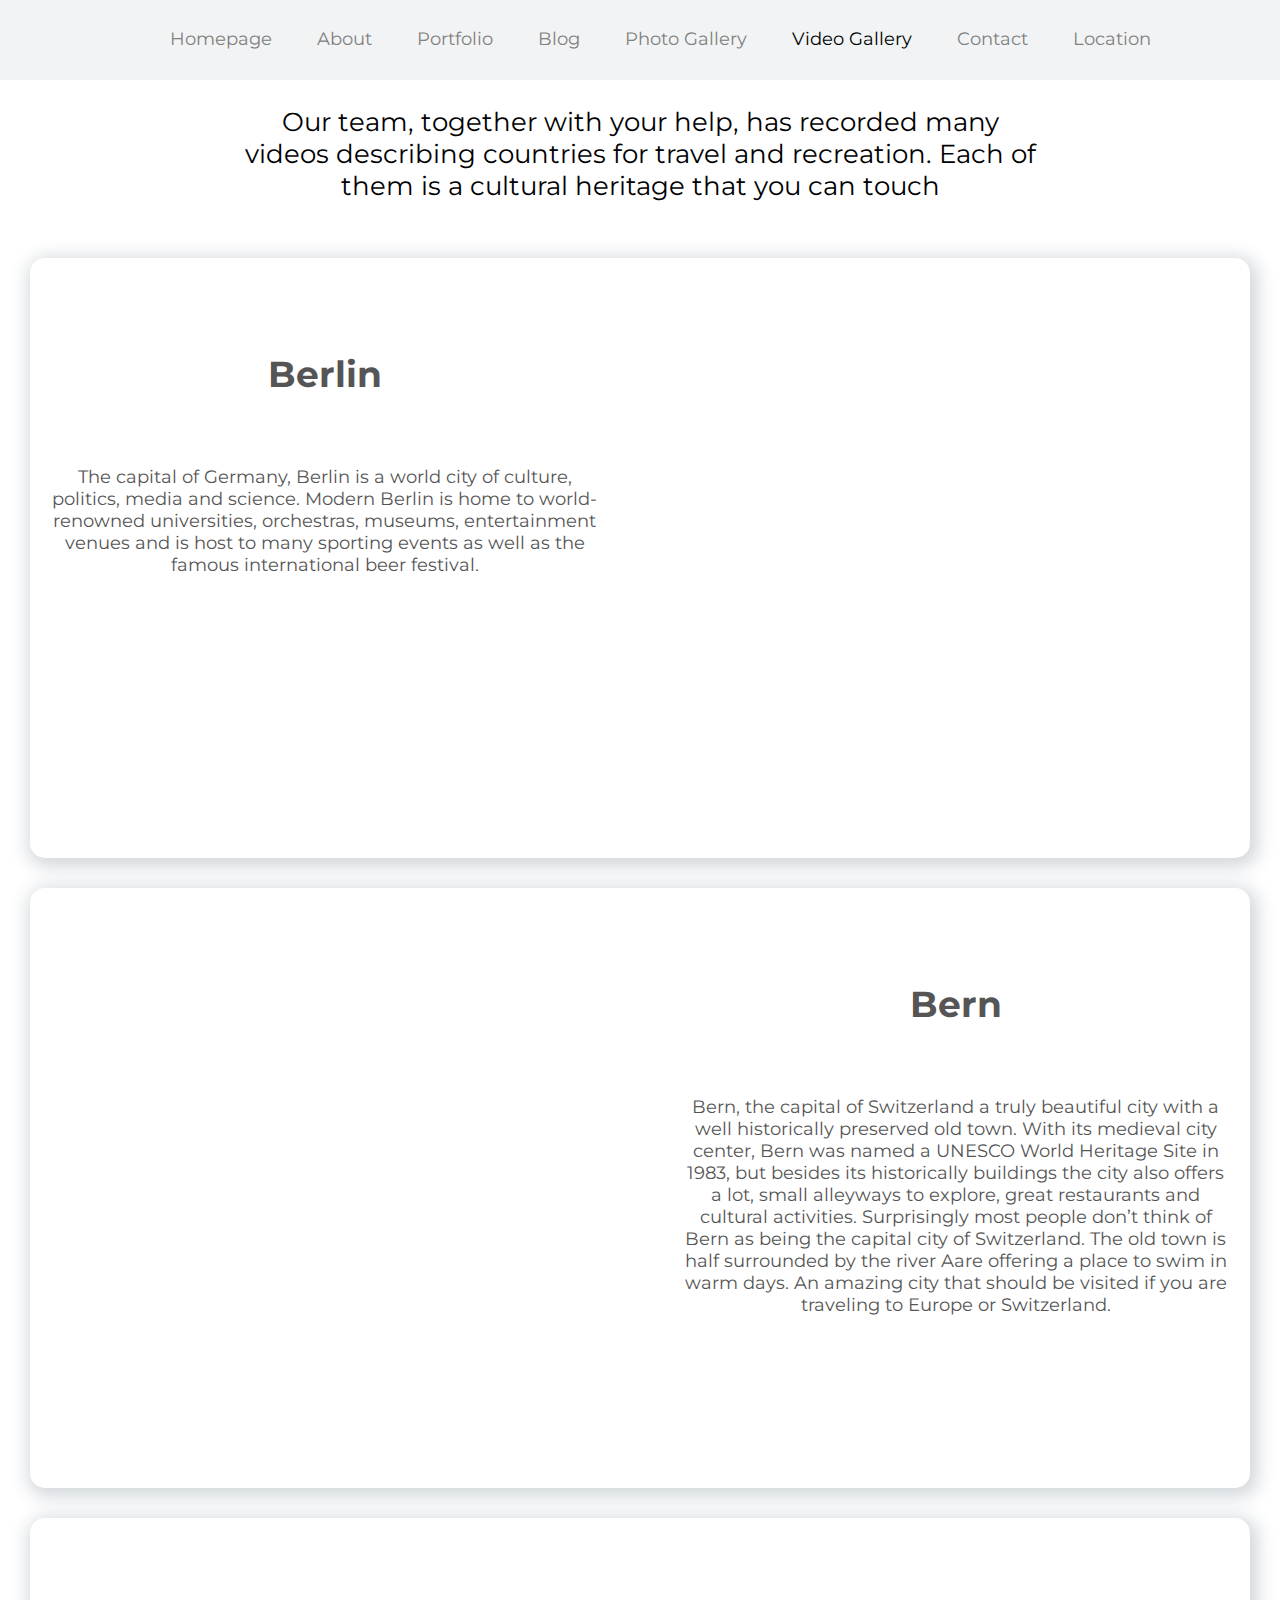
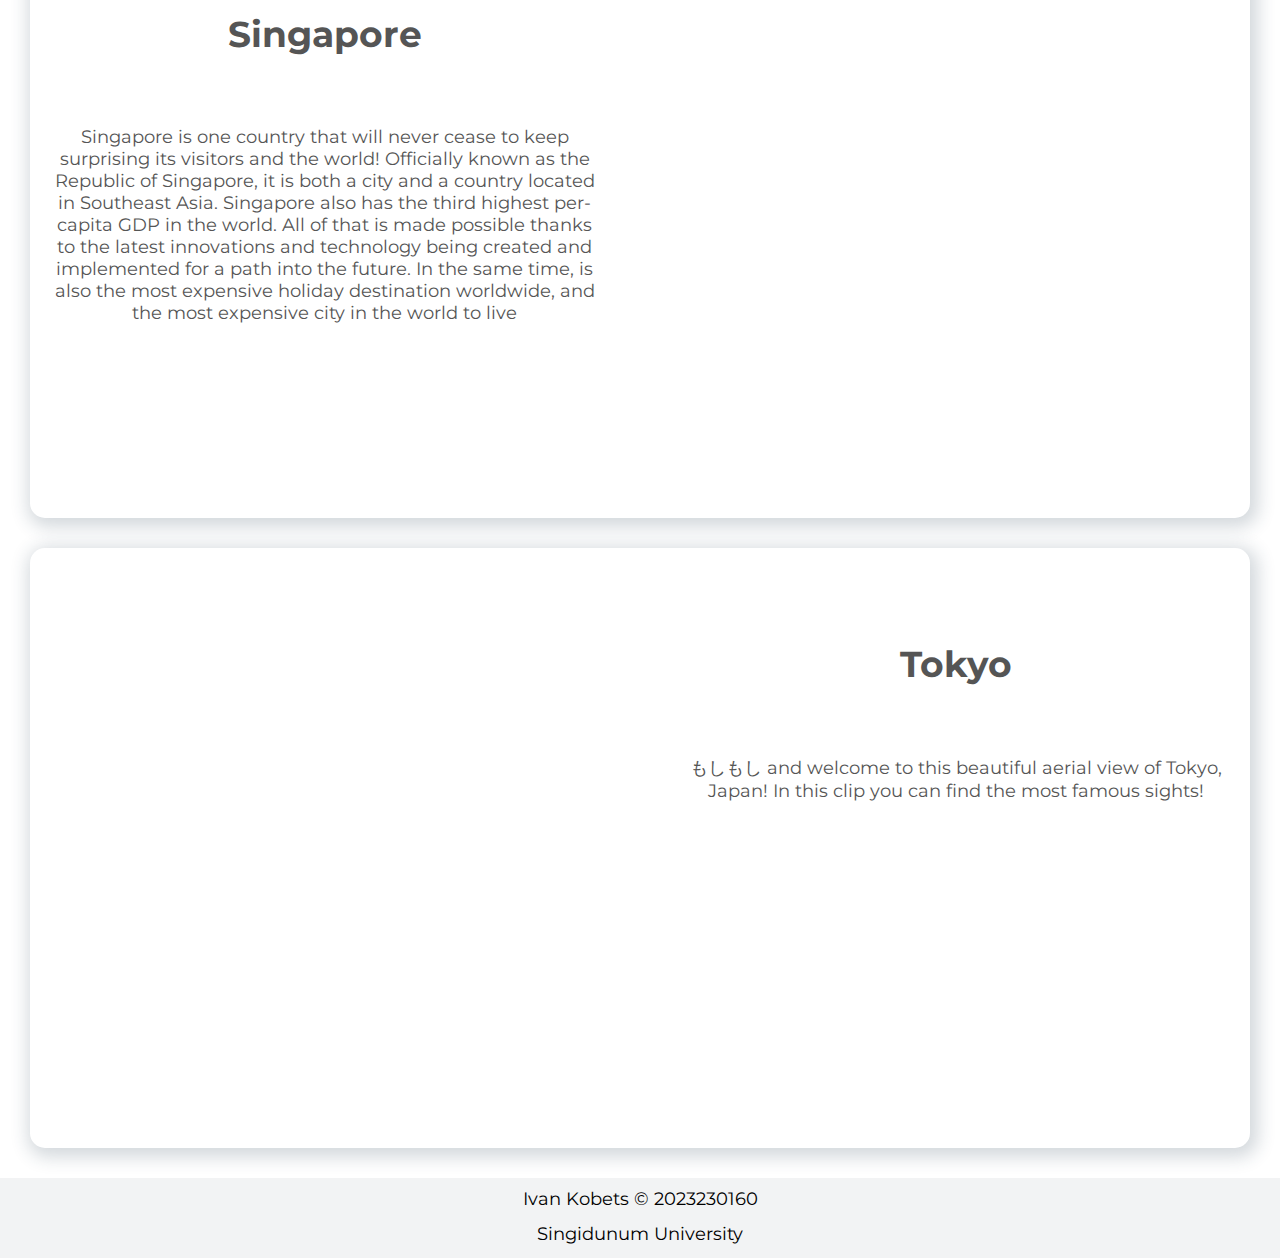
<file: html/videos.html>
<!DOCTYPE html>
<html lang="en" dir="ltr">
    <head>
        <meta charset="utf-8">
        <title>Video Gallery | Flight Ticket Reservations for Tourist Destinations</title>
        <link rel="stylesheet" href="../css/master.css">
        <link href='https://fonts.googleapis.com/css?family=Montserrat' rel='stylesheet'>
    </head>
    <body>
        <header>
            <nav class="navbar">
                <ul class="navbar-nav">
                    <li class="nav-item">
                        <a class="nav-link" href="index.html">Homepage</a>
                    </li>
                    <li class="nav-item">
                        <a class="nav-link" href="about.html">About</a>
                    </li>
                    <li class="nav-item">
                        <a class="nav-link" href="portfolio.html">Portfolio</a>
                    </li>
                    <li class="nav-item">
                        <a class="nav-link" href="blog.html">Blog</a>
                    </li>
                    <li class="nav-item">
                        <a class="nav-link" href="photos.html">Photo Gallery</a>
                    </li>
                    <li class="nav-item active">
                        <a class="nav-link" href="#">Video Gallery</a>
                    </li>
                    <li class="nav-item">
                        <a class="nav-link" href="contact.html">Contact</a>
                    </li>
                    <li class="nav-item">
                        <a class="nav-link" href="location.html">Location</a>
                    </li>
                </ul>
            </nav>
        </header>

        <p class="upper-text">Our team, together with your help, has recorded many videos describing countries for travel and recreation. Each of them is a cultural heritage that you can touch</p>
        <div class="wrapper">
            <div class="box-block">
                <div class="block-half-left">
                    <h1 class="block-h1">Berlin</h1>
                    <p class="align-center">The capital of Germany, Berlin is a world city of culture, politics, media and science. Modern Berlin is home to world-renowned universities, orchestras, museums, entertainment venues and is host to many sporting events as well as the famous international beer festival. </p>
                </div>
                <div class="block-media-half-right">
                    <iframe class="media-container-right" src="https://www.youtube.com/embed/ZHHbpy91O2E?si=IWEQgo22LGX95coj" title="YouTube video player" frameborder="0" allow="accelerometer; autoplay; clipboard-write; encrypted-media; gyroscope; picture-in-picture; web-share" allowfullscreen></iframe>
                </div>
            </div>

            <div class="box-block">
                <div class="block-half-right">
                    <h1 class="block-h1">Bern</h1>
                    <p class="align-center">Bern, the capital of Switzerland a truly beautiful city with a well historically preserved old town. With its medieval city center, Bern was named a UNESCO World Heritage Site in 1983, but besides its historically buildings the city also offers a lot, small alleyways to explore, great restaurants and cultural activities. Surprisingly most people don’t think of Bern as being the capital city of Switzerland. The old town is half surrounded by the river Aare offering a place to swim in warm days. An amazing city that should be visited if you are traveling to Europe or Switzerland.  </p>
                </div>
                <div class="block-media-half-left">
                    <iframe class="media-container-left" src="https://www.youtube.com/embed/8ge-gluA7tU?si=xrTLU1IzhNESeiel" title="YouTube video player" frameborder="0" allow="accelerometer; autoplay; clipboard-write; encrypted-media; gyroscope; picture-in-picture; web-share" allowfullscreen></iframe>
                </div>
            </div>

            <div class="box-block">
                <div class="block-half-left">
                    <h1 class="block-h1">Singapore</h1>
                    <p class="align-center">Singapore is one country that will never cease to keep surprising its visitors and the world! Officially known as the Republic of Singapore, it is both a city and a country located in Southeast Asia. Singapore also has the third highest per-capita GDP in the world. All of that is made possible thanks to the latest innovations and technology being created and implemented for a path into the future. In the same time,  is also the most expensive holiday destination worldwide, and the most expensive city in the world to live</p>
                </div>
                <div class="block-media-half-right">
                    <iframe class="media-container-right" src="https://www.youtube.com/embed/Psr4HZmWHnQ?si=HBTj1NGJAEtnzwHP" title="YouTube video player" frameborder="0" allow="accelerometer; autoplay; clipboard-write; encrypted-media; gyroscope; picture-in-picture; web-share" allowfullscreen></iframe>
                </div>
            </div>

            <div class="box-block">
                <div class="block-half-right">
                    <h1 class="block-h1">Tokyo</h1>
                    <p class="align-center">もしもし and welcome to this beautiful aerial view of Tokyo, Japan! In this clip you can find the most famous sights!</p>
                </div>
                <div class="block-media-half-left">
                    <iframe class="media-container-left" src="https://www.youtube.com/embed/LRVHafRm498?si=ikH_8qlKRH4lAvtU" title="YouTube video player" frameborder="0" allow="accelerometer; autoplay; clipboard-write; encrypted-media; gyroscope; picture-in-picture; web-share" allowfullscreen></iframe>
                </div>
            </div>
        </div>

        <footer>
            <p class="footer-name">Ivan Kobets &copy 2023230160</p>
            <p class="footer-university">Singidunum University</p>
        </footer>
    </body>
</html>
</file>
<file: css/master.css>
/* Common styles */

body {
    font-family: 'Montserrat'; font-size: 18px;
    padding: 0;
    margin: 0;
    width: 100%;
    display: flex;
    flex-direction: column;
    min-height: 100vh;
    -webkit-font-smoothing: antialiased;
}

header {
    width: 100%;
    height: 80px;
    background-color: #f2f3f4;
}

footer {
    margin-top: auto;
    width: 100%;
    height: 80px;
    background-color: #f2f3f4;
    text-align: center;
}

.footer-name {
    margin-top: 10px;
}

.footer-university {
    margin-top: -5px;
}

.navbar {
    padding-top: 10px;
}

.navbar-nav {
    text-align: center;
}

.nav-item {
    display: inline-block;
    padding-left: 20px;
    padding-right: 20px;

    .nav-link {
        color: grey;
    }
}

.nav-item:hover {
    .nav-link {
        color: #c0c0c0;
    }
}

.active {
    .nav-link {
        color: black;
    }
}

.active:hover {
    .nav-link {
        color: black;
    }
}

.nav-link {
    text-decoration: none;
}

.wrapper {
    width: 100%;
    align-items: center;
    justify-content: center;
    color: #555555;
}

.box-block {
    box-shadow: 3px 4px 18px 5px rgba(34, 60, 80, 0.2);
    background-color: #ffffff;
    height: 600px;
    width: calc(100% - 60px);
    margin: 30px;
    border-radius: 15px;
    text-align: center;
}

.no-box-block {
    background-color: none;
    height: 600px;
    width: calc(100% - 60px);
    margin: 30px;
    text-align: center;
}

.block-half-left {
	padding-left: 20px;
    float: left;
    width: 45%;
    padding-top: 70px;
}

.block-half-right {
    padding-right: 20px;
    float: right;
    width: 45%;
    padding-top: 70px;
}

.block-media-half-left {
    float: left;
    width: 50%;
    height: 600px;
}

.block-media-half-right {
    float: right;
    width: 50%;
    height: 600px;
}

.media-container-right {
    width: 100%;
    height: 100%;
    border-top-right-radius: 15px;
    border-bottom-right-radius: 15px;
}

.media-container-left {
    width: 100%;
    height: 100%;
    border-top-left-radius: 15px;
    border-bottom-left-radius: 15px;
}

.align-center {
    align-self: center;
    text-align: center;
}

.align-left {
	align-self: center;
    text-align: left;
}

.align-right {
	align-self: center;
    text-align: right;
}

.block-h1 {
    margin-bottom: 70px;
}

.image-object-fit {
	object-fit: cover;
}

.upper-text {
	font-size: 26px;
	align-self: center;
	width: 800px;
	text-align: center;
}

.block-input {
    margin-left: 30px;
    margin-right: 30px;
    border: none;
    outline: none;
    box-shadow: 3px 4px 18px 5px rgba(34, 60, 80, 0.2);
    vertical-align: middle;
    height: 50px;
    width: 350px;
    font-size: 24px;
    color: #555555;
    border-style: none;
    border-radius: 22px;
    box-sizing: border-box;
    padding-left: 40px;
    padding-right: 10px;
    background-color: white;
}

.block-select {
    appearance: none;
    -webkit-appearance: none;
    margin-left: 30px;
    margin-right: 30px;
    border: none;
    outline: none;
    box-shadow: 3px 4px 18px 5px rgba(34, 60, 80, 0.2);
    vertical-align: middle;
    height: 50px;
    width: 350px;
    font-size: 24px;
    color: #555555;
    border-style: none;
    border-radius: 22px;
    box-sizing: border-box;
    padding-left: 40px;
    padding-right: 10px;
    background-color: white;
}

.block-button {
    margin-left: 30px;
    margin-right: 30px;
    border: none;
    outline: none;
    box-shadow: 3px 4px 18px 5px rgba(34, 60, 80, 0.2);
    vertical-align: middle;
    height: 50px;
    width: 350px;
    font-size: 32px;
    border-style: none;
    border-radius: 22px;
    box-sizing: border-box;
    background: #555555;
    color: #e0e0e0;
}

.block-button-right {
    float: right;
    width: 175px;
    margin-left: 0;
}

.block-button-left {
    float: left;
    width: 160px;
    margin-right: 0;
}

.block-button:hover {
    background: #666666;
}

.form {
    width: 410px;
    box-shadow: 3px 4px 18px 5px rgba(34, 60, 80, 0.2);
    background-color: #fff;
    border-radius: 15px;
    padding-left: 20px;
    padding-right: 20px;
}

/* Booking styles */

.booking-image {
    height: 320px;
    width: 100%;
    border-top-left-radius: 15px;
    border-top-right-radius: 15px;
    margin-bottom: 15px;
}

.booking-inline {
    padding-top: 40px;
    width: 100%;
}

.booking-inline-block {
    display: inline-block;
}

.popup-button-margin {
    margin-top: 30px;
    margin-bottom: 30px;
}

.button-disabled {
    opacity: 0.4;
}

.button-disabled:hover {
    background: #555555;
}

.popup {
    box-shadow: 30px 40px 180px 50px rgba(34, 60, 80, 0.2);
    position: absolute;
    top: -50%;
    left: 50%;
    transform: translate(-50%, -50%) scale(0.1);
    transition: transform 0.4s, top 0.4s;
}

.from-center-text {
    font-size: 26px;
    align-self: center;
    text-align: center;
}

.success-text {
    font-size: 22px;
}

.homepage-open-popup {
    top: 50%;
    transform: translate(-50%, -50%) scale(1);
    transition: transform 0.4s, top 0.4s;
}

.contact-open-popup {
    top: 970px;
    transform: translate(-50%, -50%) scale(1);
    transition: transform 0.4s, top 0.4s;
}

.photos-open-popup {
    top: 3050px;
    transform: translate(-50%, -50%) scale(1);
    transition: transform 0.4s, top 0.4s;
}

.hidden {
    visibility: hidden;
}

/* Photo styles */

.author-name {
    font-weight: bold;
}

/* Portfolio/About styles */

.protfolio-about-image {
    border-radius: 100px;
    width: 100%;
    height: 100%;
}

/* Contact styles */

.contact-block {
    display: inline-block;
    width: 49.5%;
    height: 600px;
}

.center-form {
    margin-left: 30px;
    padding-left: calc(50% - 235px);
    padding-right: calc(50% - 235px);
    margin-bottom: 30px;
}

.contact-right-border {
    border: solid 1px;
    border-color: rgba(34, 60, 80, 0.2);
    border-style: none;
    border-right-style: solid;
}

.contact-h1 {
    padding-top: 100px;
    margin-bottom: 100px;
}

.contact-data {
    font-weight: bold;
}

/* Location styles */

.location-description {
    float: left;
    width: 45%;
    padding-top: 100px;
}

.location-h1 {
    margin-bottom: 100px;
}

.location-address {
    font-weight: bold;
}

.location-map {
    float: right;
    width: 50%;
}

.location-iframe {
    width: 100%;
    height: 600px;
    border: 0;
    border-top-right-radius: 15px;
    border-bottom-right-radius: 15px;
}
</file>
